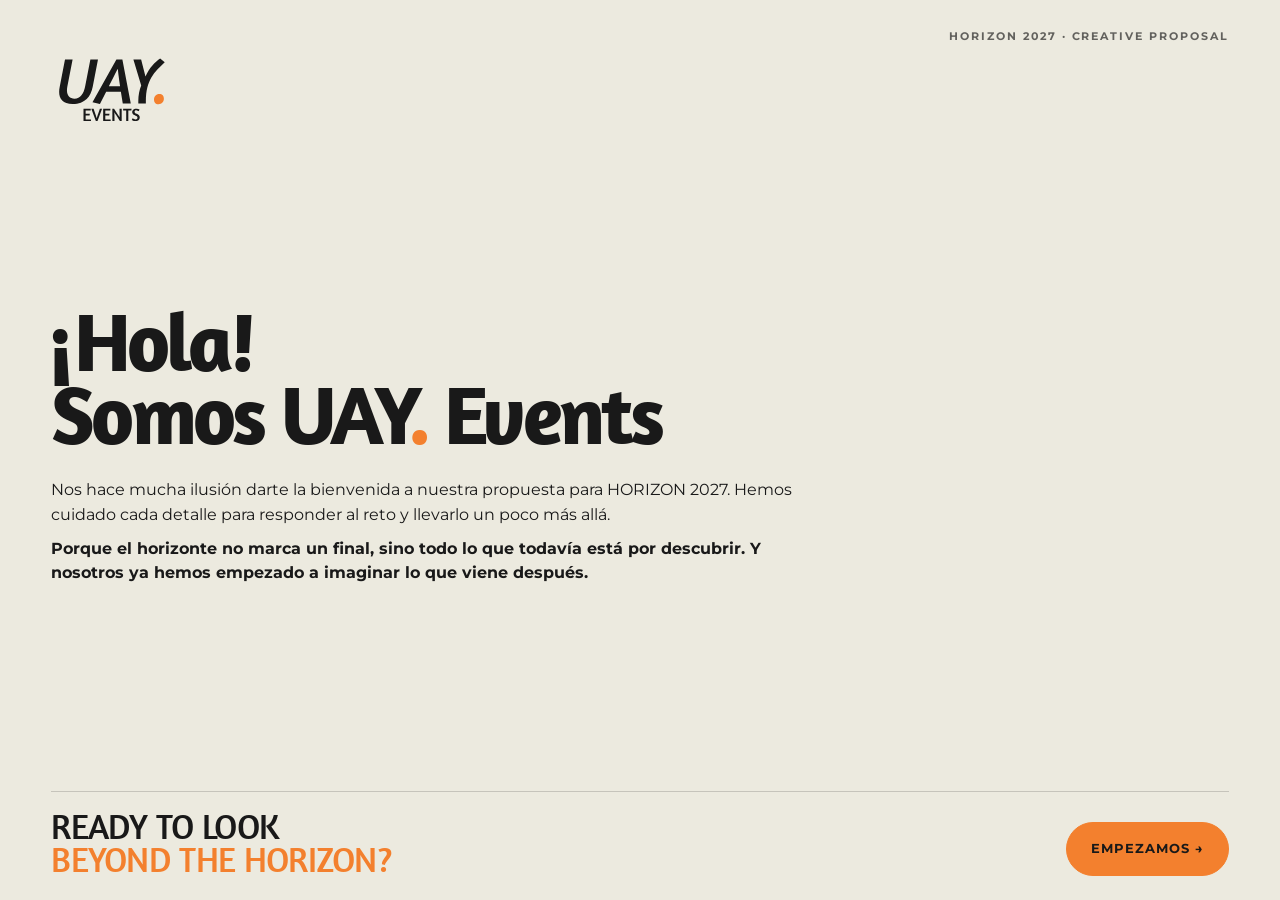
<file: index.html>
<!DOCTYPE html>
<html lang="es">
<head>
  <meta charset="UTF-8">
  <meta name="viewport" content="width=device-width, initial-scale=1.0">

  <title>Horizon 2027 · UAY Events</title>

  <link
    rel="icon"
    type="image/svg+xml"
    href="assets/images/favicon-UAY-Events.svg"
  >

  <link rel="stylesheet" href="css/styles.css">

  <style>

    /* =========================================================
       LANDING
    ========================================================= */

    .landing {
      width: 100%;
      height: 100vh;
      height: 100svh;

      background: var(--alabaster);

      overflow: hidden;

      display: flex;
    }


    .landing__inner {
      width: min(
        calc(100% - (var(--pad) * 2)),
        var(--max)
      );

      height: 100%;

      margin: 0 auto;

      padding: 28px 0 24px;

      display: grid;

      grid-template-rows:
        auto
        minmax(0, 1fr)
        auto;
    }


    /* =========================================================
       CABECERA
    ========================================================= */

    .landing__top {
      display: flex;
      justify-content: space-between;
      align-items: center;

      gap: 30px;
    }


    .landing__brand {
      display: flex;
      align-items: center;
    }


    .landing__brand img {
      display: block;

      width: 120px;
      height: auto;
    }


    .landing__meta {
      font-size: .68rem;

      text-transform: uppercase;

      letter-spacing: .18em;

      font-weight: 700;

      opacity: .65;

      white-space: nowrap;
    }


    /* =========================================================
       CONTENIDO
    ========================================================= */

    .landing__content {
      display: flex;
      flex-direction: column;

      justify-content: center;

      max-width: 1000px;

      padding: 30px 0;
    }


    .landing__hello {
      font-family: "Amaranth", sans-serif;

      font-size: clamp(
        3.4rem,
        6.5vw,
        6.8rem
      );

      line-height: .88;

      letter-spacing: -.045em;

      margin: 0 0 28px;
    }


    .landing__hello span {
      color: var(--orange);
    }


    .landing__copy {
      max-width: 760px;
    }


    .landing__copy p {
      margin: 0;

      font-size: clamp(
        .98rem,
        1.25vw,
        1.2rem
      );

      line-height: 1.52;
    }


    .landing__copy p + p {
      margin-top: 10px;
    }


    /* =========================================================
       CTA
    ========================================================= */

    .landing__bottom {
      border-top: 1px solid rgba(25, 25, 25, .18);

      padding-top: 18px;

      display: grid;

      grid-template-columns:
        minmax(0, 1fr)
        auto;

      align-items: end;

      gap: 40px;
    }


    .landing__question {
      font-family: "Amaranth", sans-serif;

      font-size: clamp(
        1.65rem,
        2.7vw,
        3rem
      );

      line-height: .95;

      letter-spacing: -.02em;

      margin: 0;
    }


    .landing__question span {
      color: var(--orange);
    }


    .landing__bottom .btn {
      white-space: nowrap;
    }


    /* =========================================================
       PORTÁTILES CON POCA ALTURA
    ========================================================= */

    @media
    (max-height: 760px)
    and
    (min-width: 801px) {

      .landing__inner {
        padding-top: 20px;
        padding-bottom: 18px;
      }


      .landing__brand img {
        width: 105px;
      }


      .landing__content {
        padding: 20px 0;
      }


      .landing__hello {
        font-size: clamp(
          3rem,
          5.5vw,
          5.2rem
        );

        margin-bottom: 20px;
      }


      .landing__copy p {
        font-size: .98rem;

        line-height: 1.42;
      }


      .landing__bottom {
        padding-top: 14px;
      }


      .landing__question {
        font-size: clamp(
          1.5rem,
          2.4vw,
          2.5rem
        );
      }

    }


    /* =========================================================
       MÓVIL
    ========================================================= */

    @media (max-width: 800px) {

      .landing {
        min-height: 100svh;
        height: auto;

        overflow: visible;
      }


      .landing__inner {
        min-height: 100svh;

        padding:
          22px
          0
          24px;

        grid-template-rows:
          auto
          1fr
          auto;
      }


      .landing__top {
        align-items: flex-start;
      }


      .landing__brand img {
        width: 100px;
      }


      .landing__meta {
        font-size: .57rem;

        max-width: 150px;

        white-space: normal;

        text-align: right;

        line-height: 1.4;
      }


      .landing__content {
        justify-content: center;

        padding: 45px 0 35px;
      }


      .landing__hello {
        font-size: clamp(
          3.1rem,
          15vw,
          5rem
        );

        margin-bottom: 24px;
      }


      .landing__copy p {
        font-size: .98rem;

        line-height: 1.5;
      }


      .landing__bottom {
        grid-template-columns: 1fr;

        gap: 20px;

        align-items: flex-start;

        padding-top: 20px;
      }


      .landing__question {
        font-size: clamp(
          1.7rem,
          8vw,
          2.4rem
        );
      }


      .landing__bottom .btn {
        width: 100%;

        justify-content: center;
      }

    }


    /* =========================================================
       MÓVILES MUY BAJOS
    ========================================================= */

    @media
    (max-width: 800px)
    and
    (max-height: 700px) {

      .landing__content {
        padding: 30px 0 25px;
      }


      .landing__hello {
        font-size: 3rem;

        margin-bottom: 18px;
      }


      .landing__copy p {
        font-size: .9rem;

        line-height: 1.42;
      }


      .landing__question {
        font-size: 1.65rem;
      }

    }

  </style>

</head>


<body>


  <main class="landing">


    <div class="landing__inner">


      <!-- CABECERA -->

      <header class="landing__top">


        <a
          class="landing__brand"
          href="home.html"
          aria-label="UAY Events"
        >

          <img
            src="assets/images/Logo-UAY-Events.svg"
            alt="UAY Events"
          >

        </a>


        <div class="landing__meta">

          Horizon 2027 · Creative Proposal

        </div>


      </header>



      <!-- CONTENIDO PRINCIPAL -->

      <section class="landing__content">


        <h1 class="landing__hello">

          ¡Hola!<br>

          Somos UAY<span>.</span> Events

        </h1>


        <div class="landing__copy">


          <p>

            Nos hace mucha ilusión darte la bienvenida
            a nuestra propuesta para HORIZON 2027.
            Hemos cuidado cada detalle para responder al reto y
            llevarlo un poco más allá.

          </p>


          <p>

            <strong>Porque el horizonte no marca un final,
            sino todo lo que todavía está por descubrir.
            Y nosotros ya hemos empezado a imaginar
            lo que viene después.</strong>

          </p>


        </div>


      </section>



      <!-- CTA -->

      <footer class="landing__bottom">


        <p class="landing__question">

          READY TO LOOK<br>

          <span>
            BEYOND THE HORIZON?
          </span>

        </p>


        <a
          class="btn btn--orange"
          href="home.html"
        >

          Empezamos →

        </a>


      </footer>


    </div>


  </main>


</body>
</html>
</file>
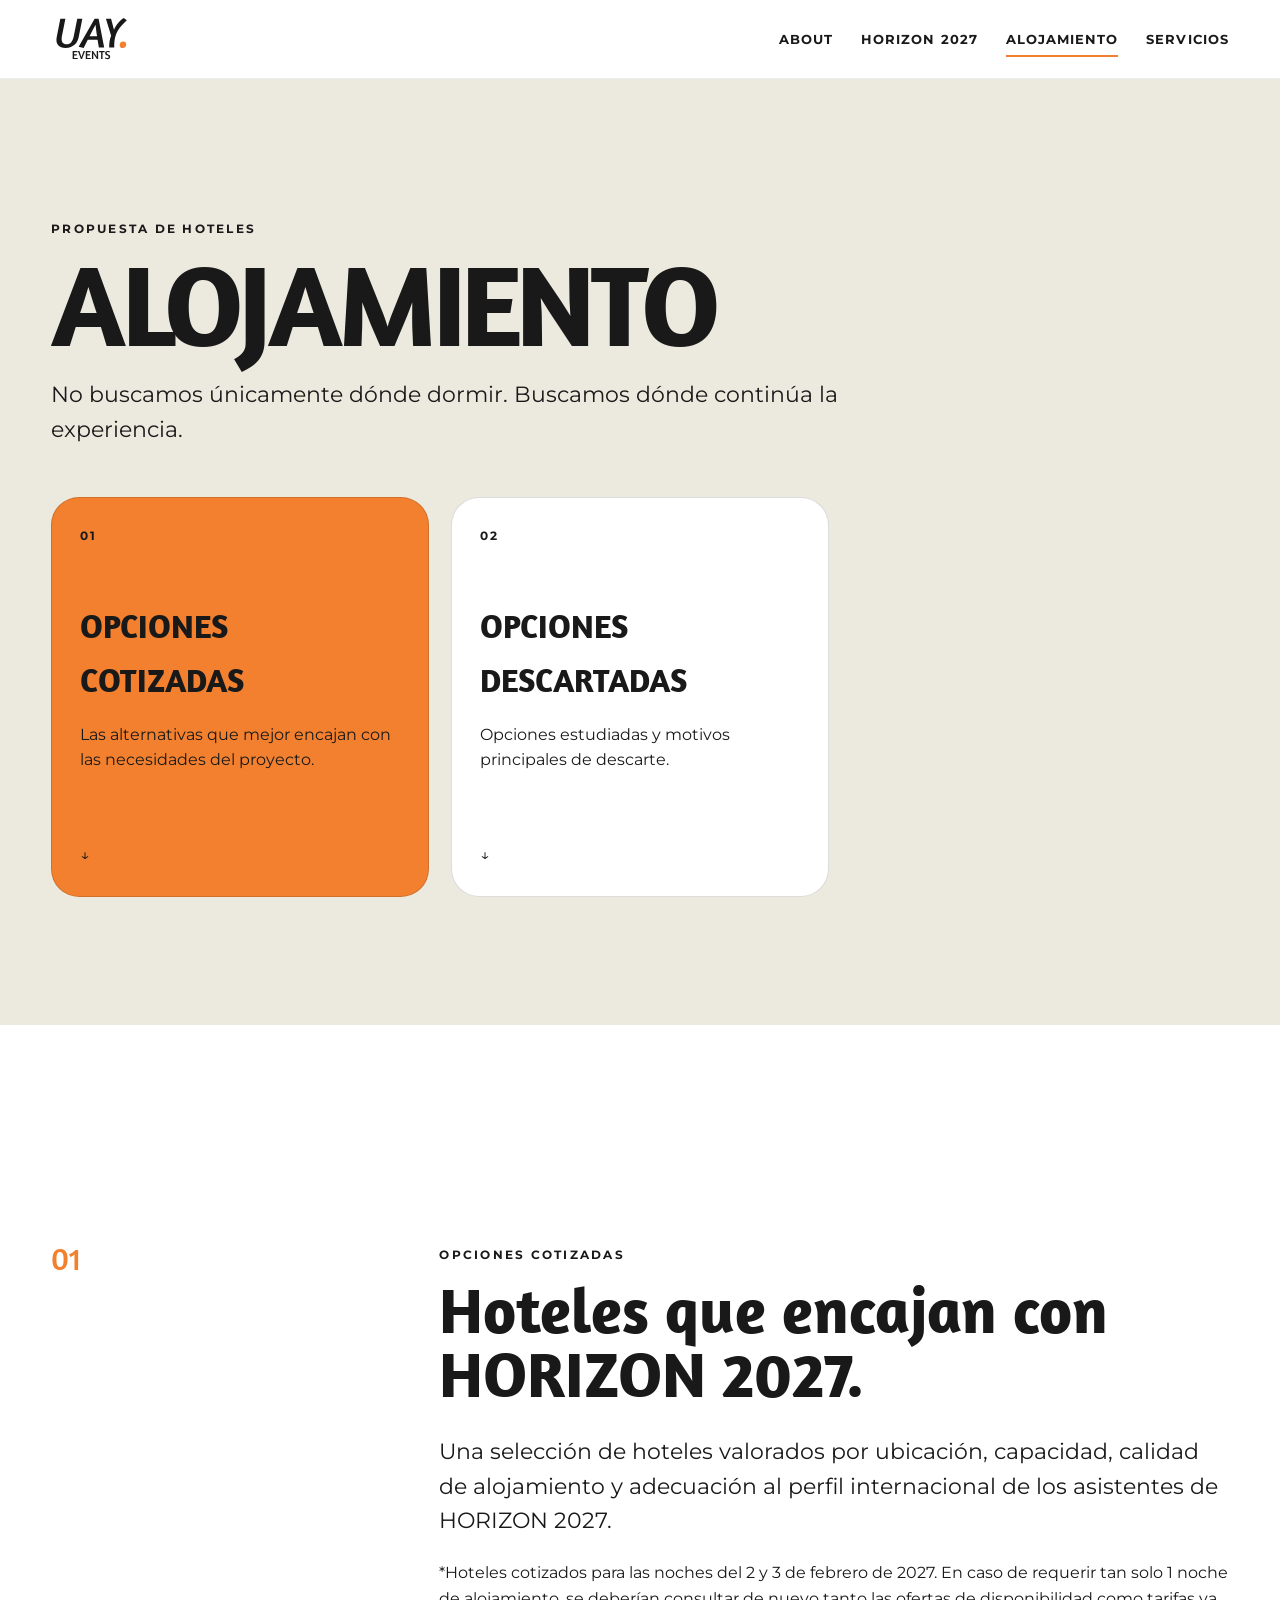
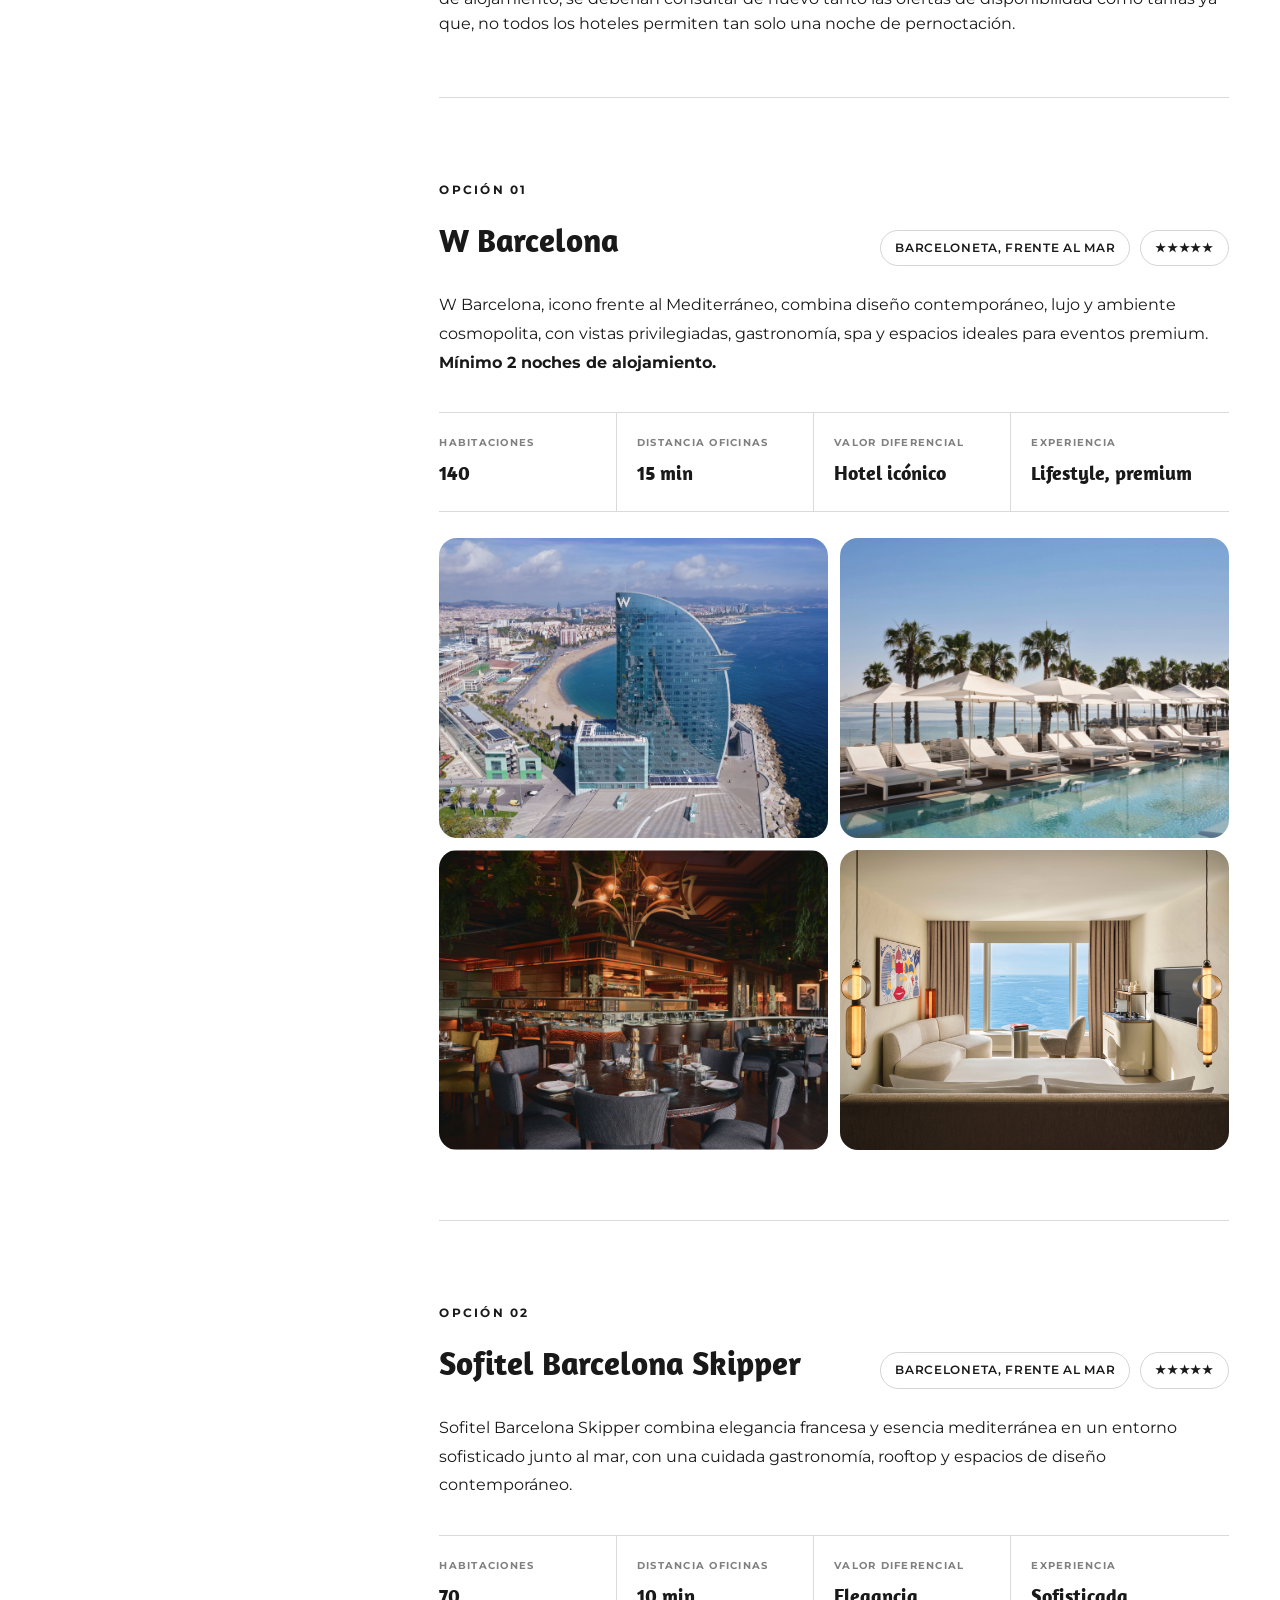
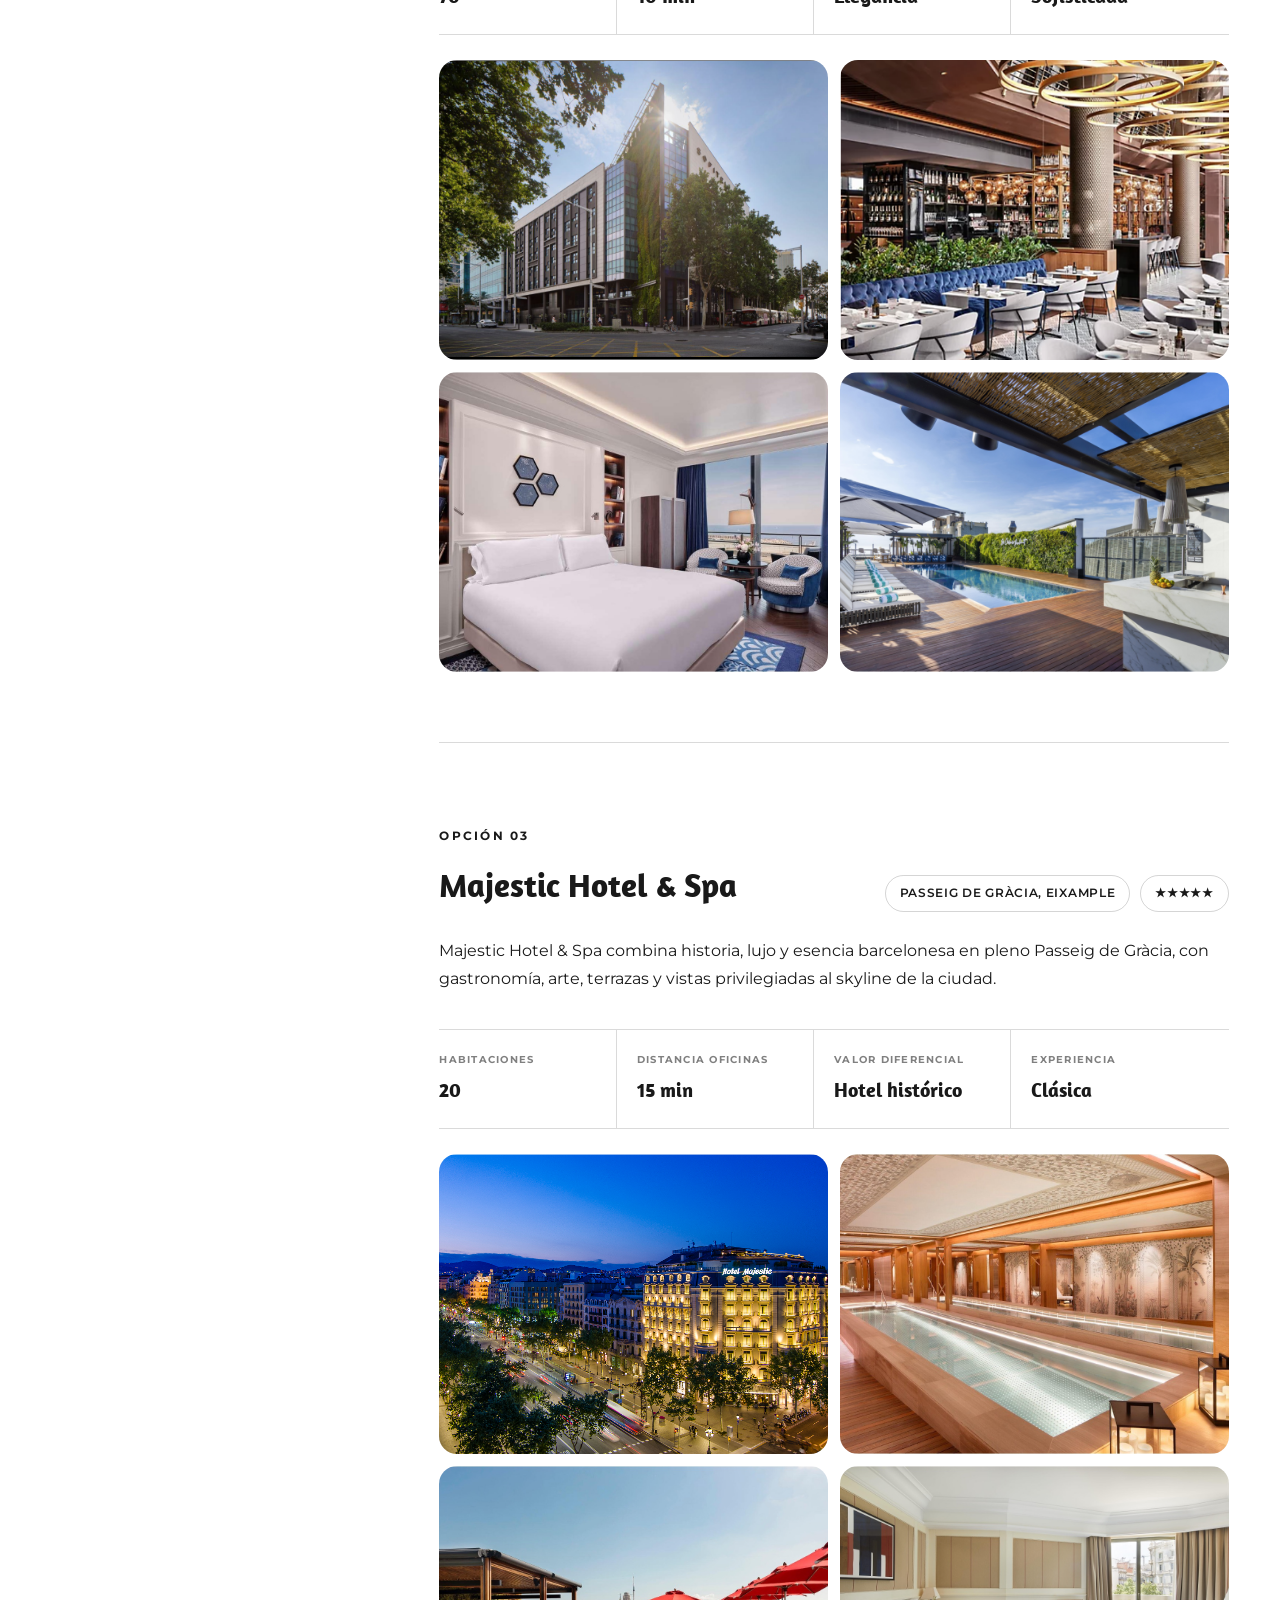
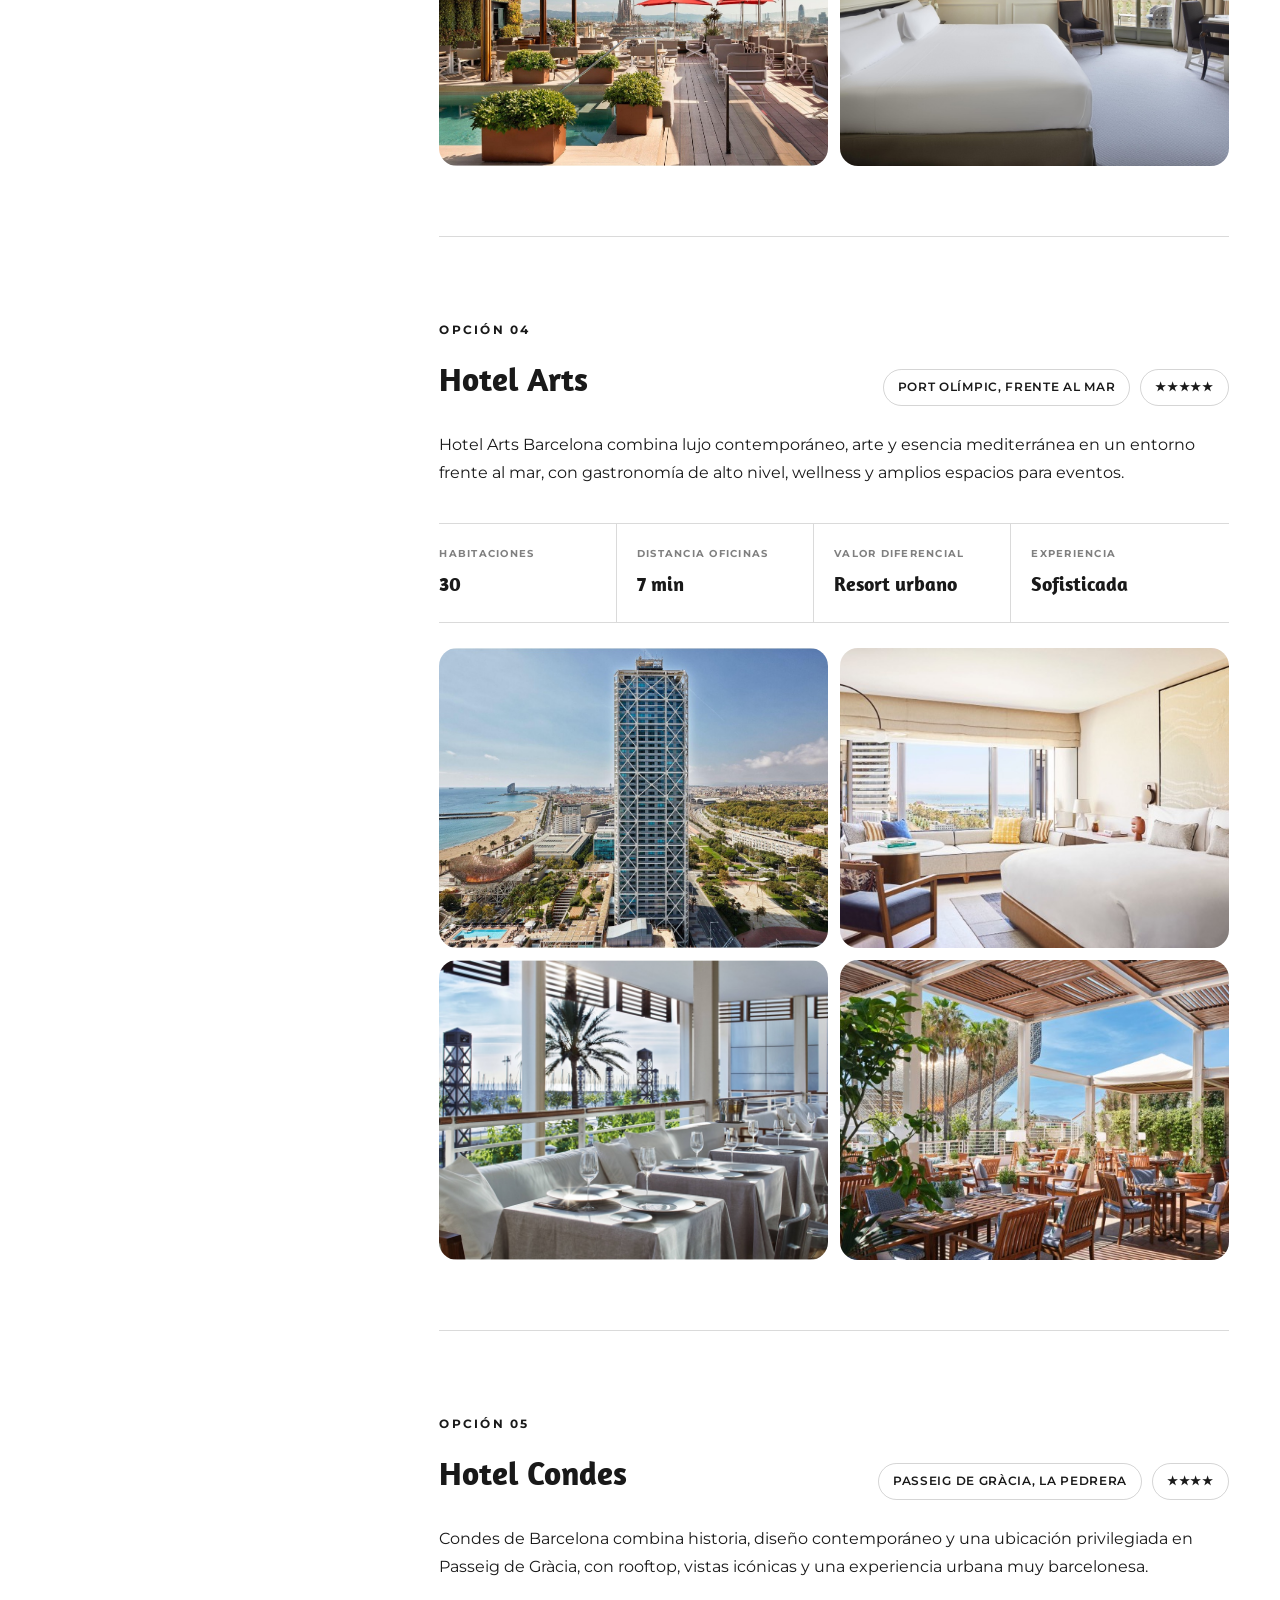
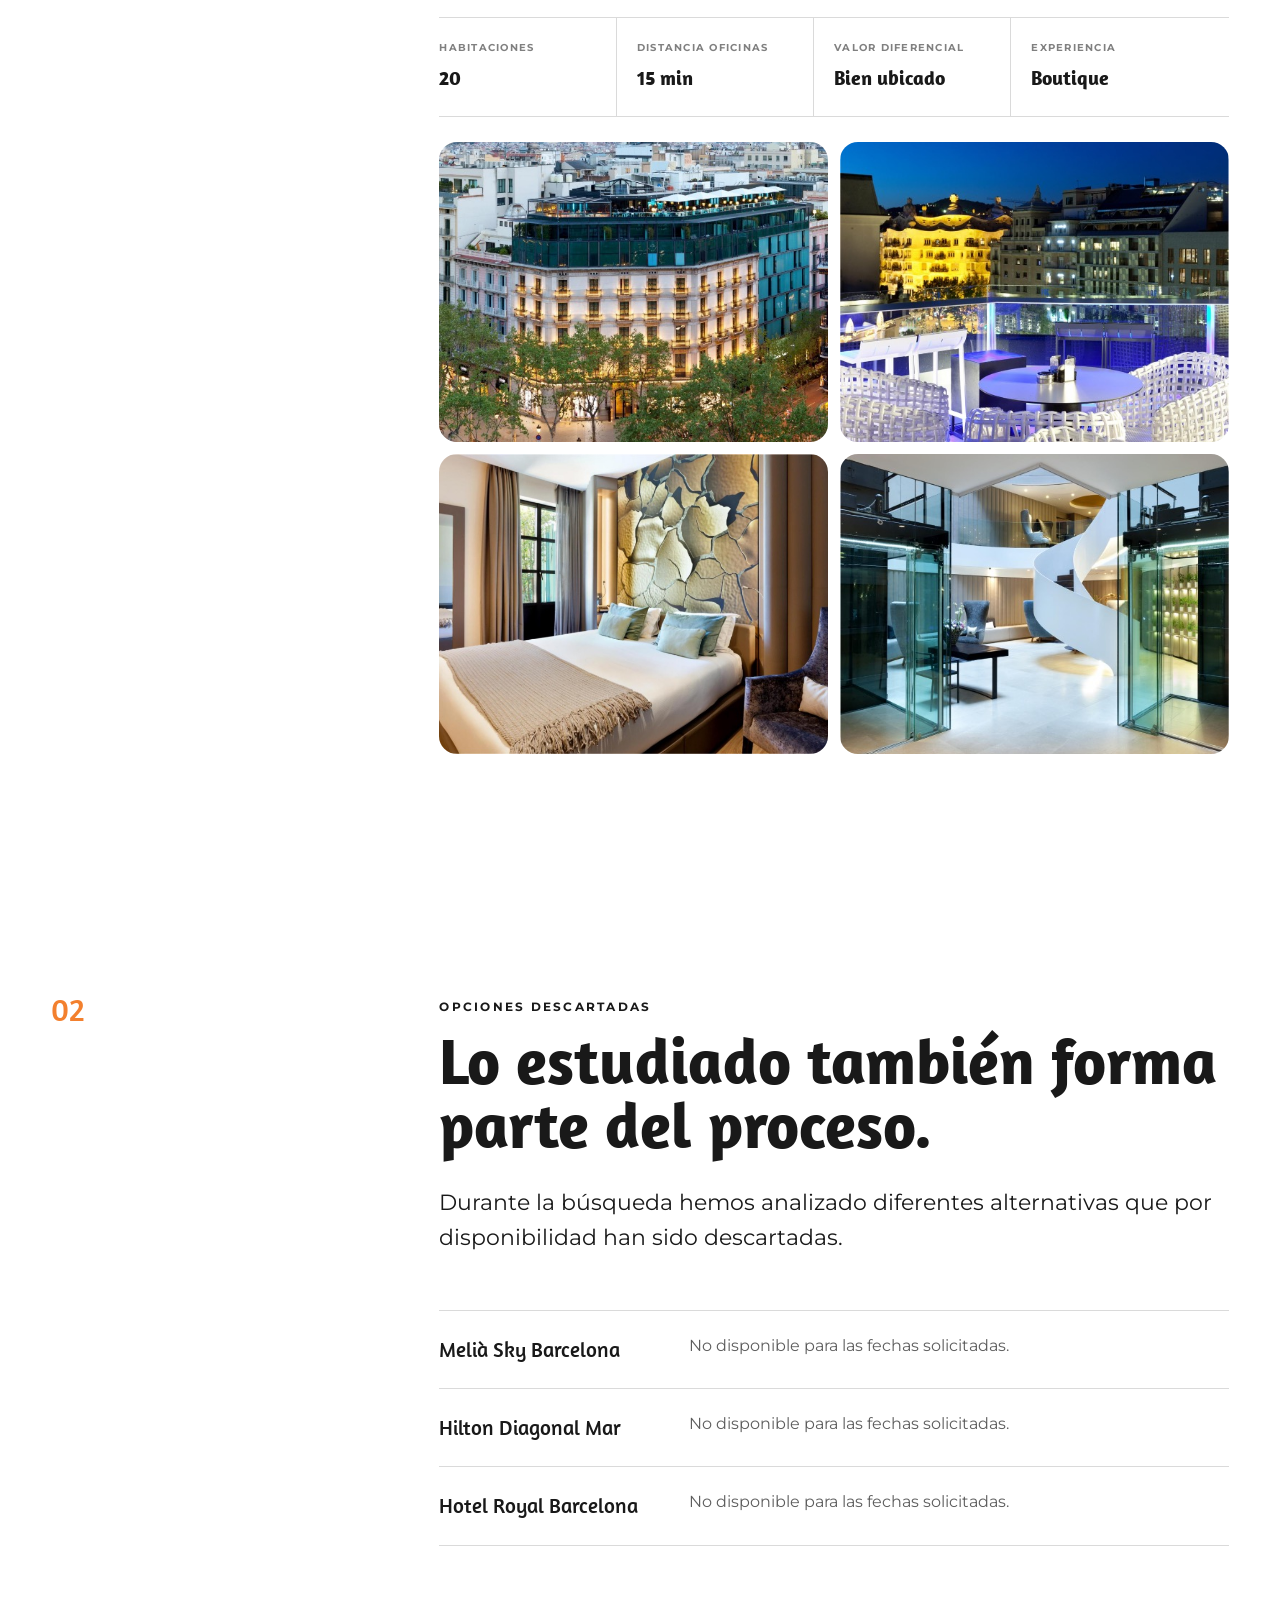
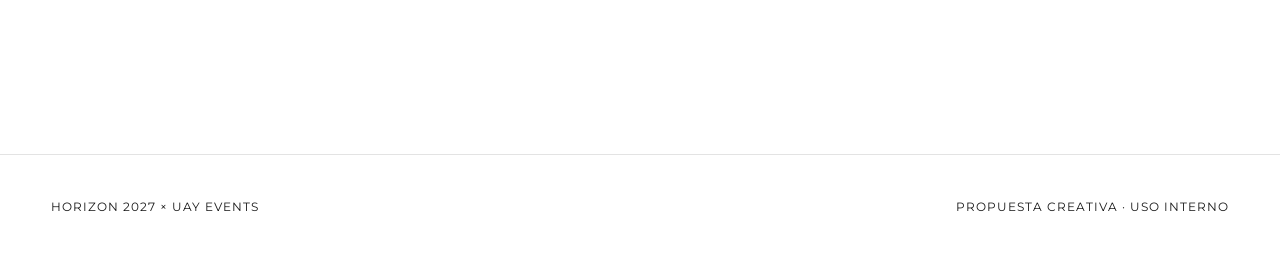
<file: alojamiento.html>
<!DOCTYPE html>
<html lang="es">
<head>
  <meta charset="UTF-8">
  <meta name="viewport" content="width=device-width, initial-scale=1.0">
  <title>Alojamiento · Horizon 2027</title>
  <link rel="icon" type="image/svg+xml" href="assets/images/favicon-UAY-Events.svg">
  <link rel="stylesheet" href="css/styles.css">
</head>

<body>

<header class="header">
  <nav class="nav">
    <a class="brand" href="home.html">
      <img src="assets/images/Logo-UAY-Events.svg" alt="UAY Events">
    </a>

    <button class="nav__toggle" aria-label="Abrir menú">☰</button>

    <div class="nav__links">
      <a href="about.html">About</a>
      <a href="horizon.html">Horizon 2027</a>
      <a href="alojamiento.html" class="active">Alojamiento</a>
      <a href="servicios.html">Servicios</a>
    </div>
  </nav>
</header>


<main>

  <!-- HERO -->

  <section class="section section--soft">

    <div class="container">

      <p class="eyebrow">Propuesta de hoteles</p>

      <h1 class="display">
        ALOJAMIENTO
      </h1>

      <p class="lead">
        No buscamos únicamente dónde dormir. Buscamos dónde continúa la experiencia.
      </p>


      <div class="cards">

        <a class="card card--orange reveal" href="#cotizadas">

          <span class="card__number">01</span>

          <div>
            <h3 class="h3">
              OPCIONES<br>
              COTIZADAS
            </h3>

            <p>
              Las alternativas que mejor encajan con las necesidades del proyecto.
            </p>
          </div>

          <span>↓</span>

        </a>


        <a class="card reveal" href="#descartadas">

          <span class="card__number">02</span>

          <div>
            <h3 class="h3">
              OPCIONES<br>
              DESCARTADAS
            </h3>

            <p>
              Opciones estudiadas y motivos principales de descarte.
            </p>
          </div>

          <span>↓</span>

        </a>

      </div>

    </div>

  </section>



  <!-- OPCIONES COTIZADAS -->

  <section class="section">

    <div class="container">

      <section id="cotizadas" class="content-block">

        <div class="content-block__num">
          01
        </div>


        <div>

          <p class="eyebrow">
            Opciones cotizadas
          </p>

          <h2 class="h2">
            Hoteles que encajan con HORIZON 2027.
          </h2>

          <p class="lead">
            Una selección de hoteles valorados por ubicación, capacidad,
            calidad de alojamiento y adecuación al perfil internacional
            de los asistentes de HORIZON 2027.
          </p>

          <p>*Hoteles cotizados para las noches del 2 y 3 de febrero de 2027. ​En caso de requerir tan solo 1 noche de 
            alojamiento, ​se deberían consultar de nuevo tanto las ofertas de disponibilidad como tarifas ya 
            que,​ no todos los hoteles permiten tan solo una noche de pernoctación. ​</p>


          <!-- HOTEL 01 W -->

          <article class="hotel-option">

            <div class="hotel-option__header">

              <div>

                <p class="eyebrow">
                  Opción 01
                </p>

                <h3 class="h3">
                  W Barcelona
                </h3>

              </div>


              <div class="hotel-option__meta">

                <span>Barceloneta, Frente al mar</span>
                <span>★★★★★</span>

              </div>

            </div>


            <p class="hotel-option__description">
              W Barcelona, icono frente al Mediterráneo, combina diseño contemporáneo, lujo y ambiente cosmopolita, con vistas 
              privilegiadas, gastronomía, spa y espacios ideales para eventos premium. <strong>Mínimo 2 noches de alojamiento.</strong>
            </p>

            <div class="hotel-data-grid">

              <div>
                <span class="hotel-data-label">
                  Habitaciones
                </span>

                <strong>
                  140
                </strong>
              </div>


              <div>
                <span class="hotel-data-label">
                  Distancia oficinas
                </span>

                <strong>
                  15 min
                </strong>
              </div>

              <div>
                <span class="hotel-data-label">
                  Valor diferencial
                </span>

                <strong>
                  Hotel icónico
                </strong>
              </div>

              <div>
                <span class="hotel-data-label">
                  Experiencia
                </span>

                <strong>
                  Lifestyle, premium
                </strong>
              </div>

            </div>

            <br>

                        <!-- GALERÍA 4 FOTOS -->

            <div class="hotel-gallery">

              <img
                src="assets/images/alojamiento/w-01.png"
                alt="W Barcelona"
                loading="lazy"
              >

              <img
                src="assets/images/alojamiento/w-02.png"
                alt="W Barcelona"
                loading="lazy"
              >

              <img
                src="assets/images/alojamiento/w-03.png"
                alt="W Barcelona"
                loading="lazy"
              >

              <img
                src="assets/images/alojamiento/w-04.png"
                alt="W Barcelona"
                loading="lazy"
              >

            </div>

          </article>



          <!-- HOTEL 02 Sofitel -->

          <article class="hotel-option">

            <div class="hotel-option__header">

              <div>

                <p class="eyebrow">
                  Opción 02
                </p>

                <h3 class="h3">
                  Sofitel Barcelona Skipper
                </h3>

              </div>


              <div class="hotel-option__meta">

                <span>Barceloneta, Frente al mar</span>
                <span>★★★★★</span>

              </div>

            </div>


            <p class="hotel-option__description">
              Sofitel Barcelona Skipper combina elegancia francesa y esencia mediterránea en un entorno sofisticado 
              junto al mar, con una cuidada gastronomía, rooftop y espacios de diseño contemporáneo.
            </p>

            <div class="hotel-data-grid">

              <div>
                <span class="hotel-data-label">
                  Habitaciones
                </span>

                <strong>
                  70
                </strong>
              </div>


              <div>
                <span class="hotel-data-label">
                  Distancia oficinas
                </span>

                <strong>
                  10 min
                </strong>
              </div>

              <div>
                <span class="hotel-data-label">
                  Valor diferencial
                </span>

                <strong>
                  Elegancia
                </strong>
              </div>

              <div>
                <span class="hotel-data-label">
                  Experiencia
                </span>

                <strong>
                  Sofisticada
                </strong>
              </div>

            </div>

            <br>

                        <!-- GALERÍA 4 FOTOS -->

            <div class="hotel-gallery">

              <img
                src="assets/images/alojamiento/sofitel-01.png"
                alt="Sofitel Barcelona Skipper"
                loading="lazy"
              >

              <img
                src="assets/images/alojamiento/sofitel-02.png"
                alt="Sofitel Barcelona Skipper"
                loading="lazy"
              >

              <img
                src="assets/images/alojamiento/sofitel-03.jpg"
                alt="Sofitel Barcelona Skipper"
                loading="lazy"
              >

              <img
                src="assets/images/alojamiento/sofitel-04.png"
                alt="Sofitel Barcelona Skipper"
                loading="lazy"
              >

            </div>

          </article>

          <!-- HOTEL 03 Majestic -->

          <article class="hotel-option">

            <div class="hotel-option__header">

              <div>

                <p class="eyebrow">
                  Opción 03
                </p>

                <h3 class="h3">
                  Majestic Hotel & Spa
                </h3>

              </div>


              <div class="hotel-option__meta">

                <span>Passeig de Gràcia, Eixample</span>
                <span>★★★★★</span>

              </div>

            </div>


            <p class="hotel-option__description">
              Majestic Hotel & Spa combina historia, lujo y esencia barcelonesa en pleno Passeig de Gràcia, con gastronomía, 
              arte, terrazas y vistas privilegiadas al skyline de la ciudad.
            </p>

            <div class="hotel-data-grid">

              <div>
                <span class="hotel-data-label">
                  Habitaciones
                </span>

                <strong>
                  20
                </strong>
              </div>


              <div>
                <span class="hotel-data-label">
                  Distancia oficinas
                </span>

                <strong>
                  15 min
                </strong>
              </div>

              <div>
                <span class="hotel-data-label">
                  Valor diferencial
                </span>

                <strong>
                  Hotel histórico
                </strong>
              </div>

              <div>
                <span class="hotel-data-label">
                  Experiencia
                </span>

                <strong>
                  Clásica
                </strong>
              </div>

            </div>

            <br>

                        <!-- GALERÍA 4 FOTOS -->

            <div class="hotel-gallery">

              <img
                src="assets/images/alojamiento/majestic-01.png"
                alt="Majestic Hotel & Spa"
                loading="lazy"
              >

              <img
                src="assets/images/alojamiento/majestic-02.jpg"
                alt="Majestic Hotel & Spa"
                loading="lazy"
              >

              <img
                src="assets/images/alojamiento/majestic-03.jpg"
                alt="Majestic Hotel & Spa"
                loading="lazy"
              >

              <img
                src="assets/images/alojamiento/majestic-04.jpg"
                alt="Majestic Hotel & Spa"
                loading="lazy"
              >

            </div>

          </article>

          <!-- HOTEL 04 Arts -->

          <article class="hotel-option">

            <div class="hotel-option__header">

              <div>

                <p class="eyebrow">
                  Opción 04
                </p>

                <h3 class="h3">
                  Hotel Arts
                </h3>

              </div>


              <div class="hotel-option__meta">

                <span>Port Olímpic, frente al mar</span>
                <span>★★★★★</span>

              </div>

            </div>


            <p class="hotel-option__description">
              Hotel Arts Barcelona combina lujo contemporáneo, arte y esencia mediterránea en un entorno frente al mar, 
              con gastronomía de alto nivel, wellness y amplios espacios para eventos.
            </p>

            <div class="hotel-data-grid">

              <div>
                <span class="hotel-data-label">
                  Habitaciones
                </span>

                <strong>
                  30
                </strong>
              </div>


              <div>
                <span class="hotel-data-label">
                  Distancia oficinas
                </span>

                <strong>
                  7 min
                </strong>
              </div>

              <div>
                <span class="hotel-data-label">
                  Valor diferencial
                </span>

                <strong>
                  Resort urbano
                </strong>
              </div>

              <div>
                <span class="hotel-data-label">
                  Experiencia
                </span>

                <strong>
                  Sofisticada
                </strong>
              </div>

            </div>

            <br>

                        <!-- GALERÍA 4 FOTOS -->

            <div class="hotel-gallery">

              <img
                src="assets/images/alojamiento/arts-01.jpg"
                alt="Hotel Arts"
                loading="lazy"
              >

              <img
                src="assets/images/alojamiento/arts-02.jpg"
                alt="Hotel Arts"
                loading="lazy"
              >

              <img
                src="assets/images/alojamiento/arts-03.jpg"
                alt="Hotel Arts"
                loading="lazy"
              >

              <img
                src="assets/images/alojamiento/arts-04.jpg"
                alt="Hotel Arts"
                loading="lazy"
              >

            </div>

          </article>

          <!-- HOTEL 05 Condes -->

          <article class="hotel-option">

            <div class="hotel-option__header">

              <div>

                <p class="eyebrow">
                  Opción 05
                </p>

                <h3 class="h3">
                  Hotel Condes
                </h3>

              </div>


              <div class="hotel-option__meta">

                <span>Passeig de Gràcia, La Pedrera</span>
                <span>★★★★</span>

              </div>

            </div>


            <p class="hotel-option__description">
              Condes de Barcelona combina historia, diseño contemporáneo y una ubicación privilegiada en Passeig de Gràcia, 
              con rooftop, vistas icónicas y una experiencia urbana muy barcelonesa.
            </p>

            <div class="hotel-data-grid">

              <div>
                <span class="hotel-data-label">
                  Habitaciones
                </span>

                <strong>
                  20
                </strong>
              </div>


              <div>
                <span class="hotel-data-label">
                  Distancia oficinas
                </span>

                <strong>
                  15 min
                </strong>
              </div>

              <div>
                <span class="hotel-data-label">
                  Valor diferencial
                </span>

                <strong>
                  Bien ubicado
                </strong>
              </div>

              <div>
                <span class="hotel-data-label">
                  Experiencia
                </span>

                <strong>
                  Boutique
                </strong>
              </div>

            </div>

            <br>

                        <!-- GALERÍA 4 FOTOS -->

            <div class="hotel-gallery">

              <img
                src="assets/images/alojamiento/condes-01.jpg"
                alt="Hotel Condes"
                loading="lazy"
              >

              <img
                src="assets/images/alojamiento/condes-02.jpg"
                alt="Hotel Condes"
                loading="lazy"
              >

              <img
                src="assets/images/alojamiento/condes-03.jpg"
                alt="Hotel Condes"
                loading="lazy"
              >

              <img
                src="assets/images/alojamiento/condes-04.jpg"
                alt="Hotel Condes"
                loading="lazy"
              >

            </div>

          </article>

        </div>

      </section>



      <!-- OPCIONES DESCARTADAS -->

      <section id="descartadas" class="content-block">

        <div class="content-block__num">
          02
        </div>


        <div>

          <p class="eyebrow">
            Opciones descartadas
          </p>

          <h2 class="h2">
            Lo estudiado también forma parte del proceso.
          </h2>

          <p class="lead">
            Durante la búsqueda hemos analizado diferentes alternativas que por
            disponibilidad han sido descartadas.
          </p>


          <div class="discarded-hotels">

            <div class="discarded-hotel">

              <span>
                Melià Sky Barcelona
              </span>

              <p>
                No disponible para las fechas solicitadas.
              </p>

            </div>


            <div class="discarded-hotel">

              <span>
                Hilton Diagonal Mar
              </span>

              <p>
                No disponible para las fechas solicitadas.
              </p>

            </div>


            <div class="discarded-hotel">

              <span>
                Hotel Royal Barcelona
              </span>

              <p>
                No disponible para las fechas solicitadas.
              </p>

            </div>

          </div>

        </div>

      </section>

    </div>

  </section>

</main>



<footer class="footer">

  <div class="footer__inner">

    <span>
      HORIZON 2027 × UAY EVENTS
    </span>

    <span>
      Propuesta creativa · Uso interno
    </span>

  </div>

</footer>


<script src="js/main.js"></script>

</body>
</html>
</file>
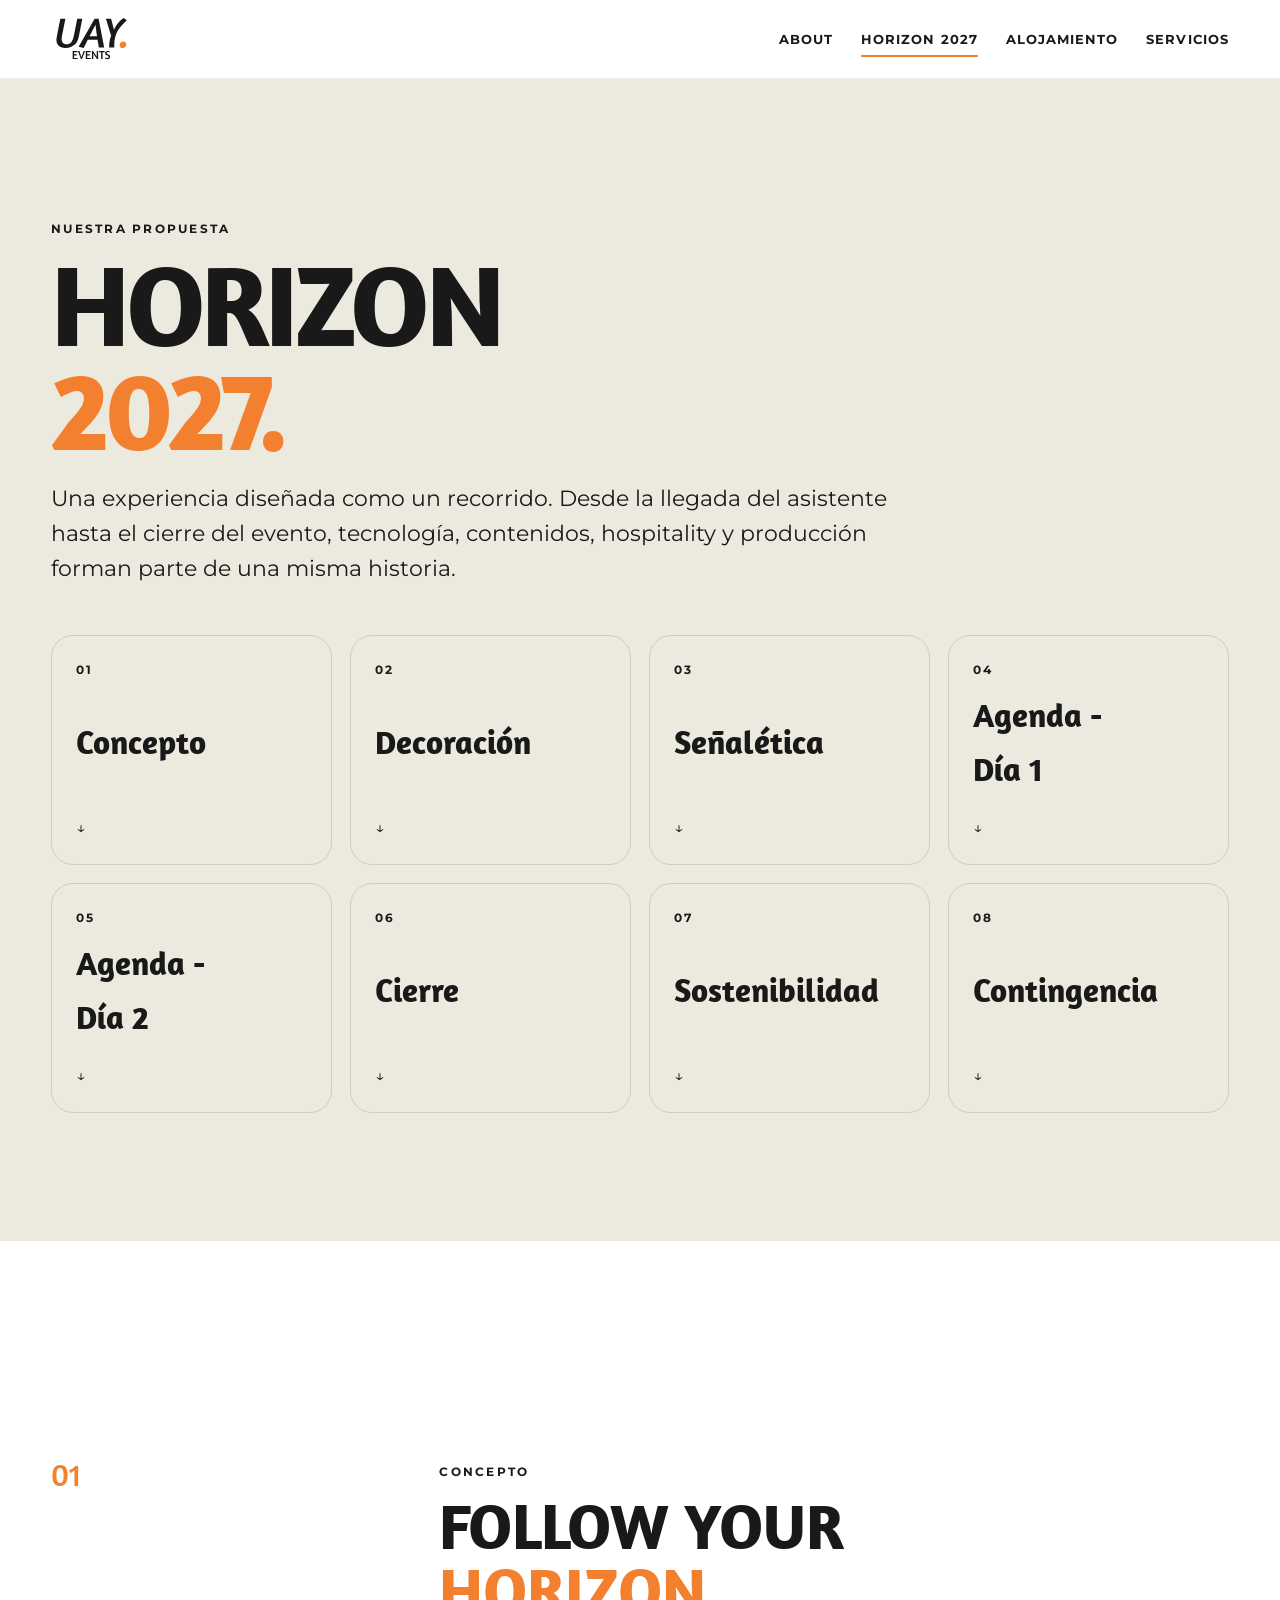
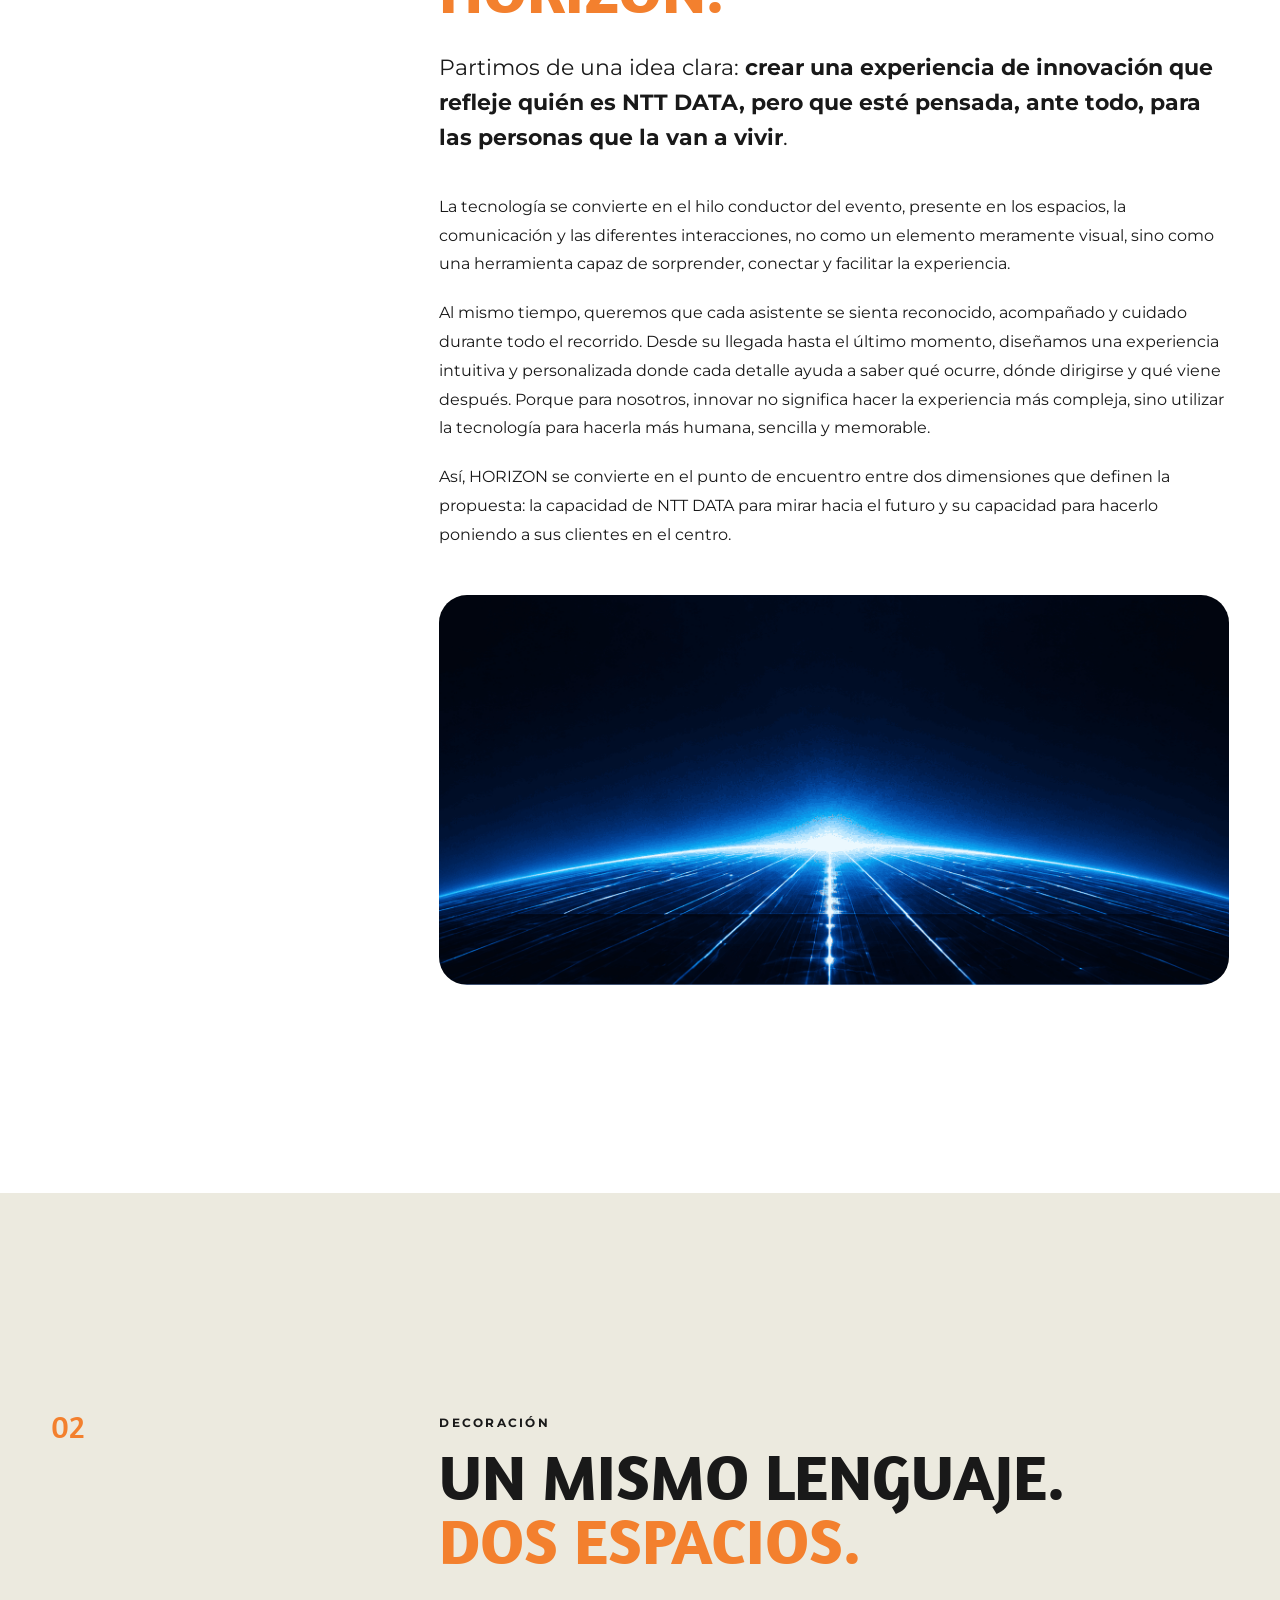
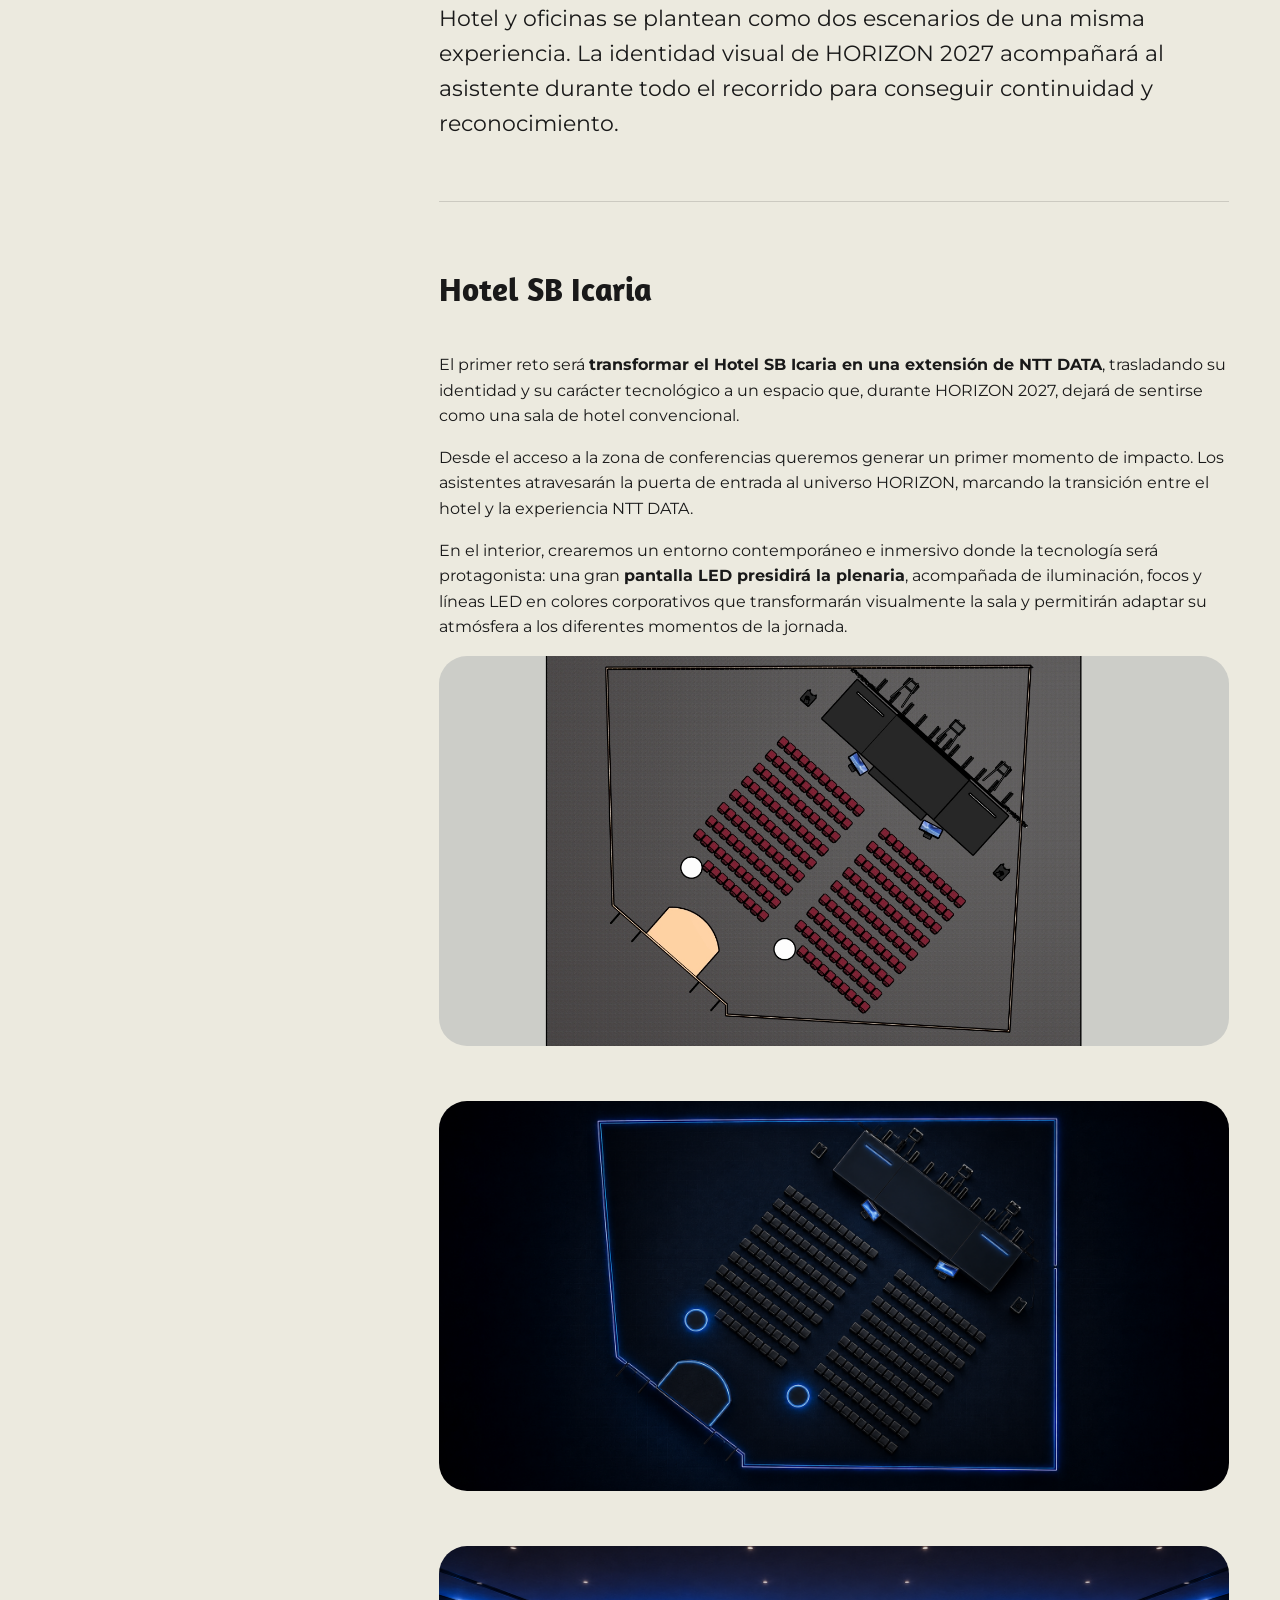
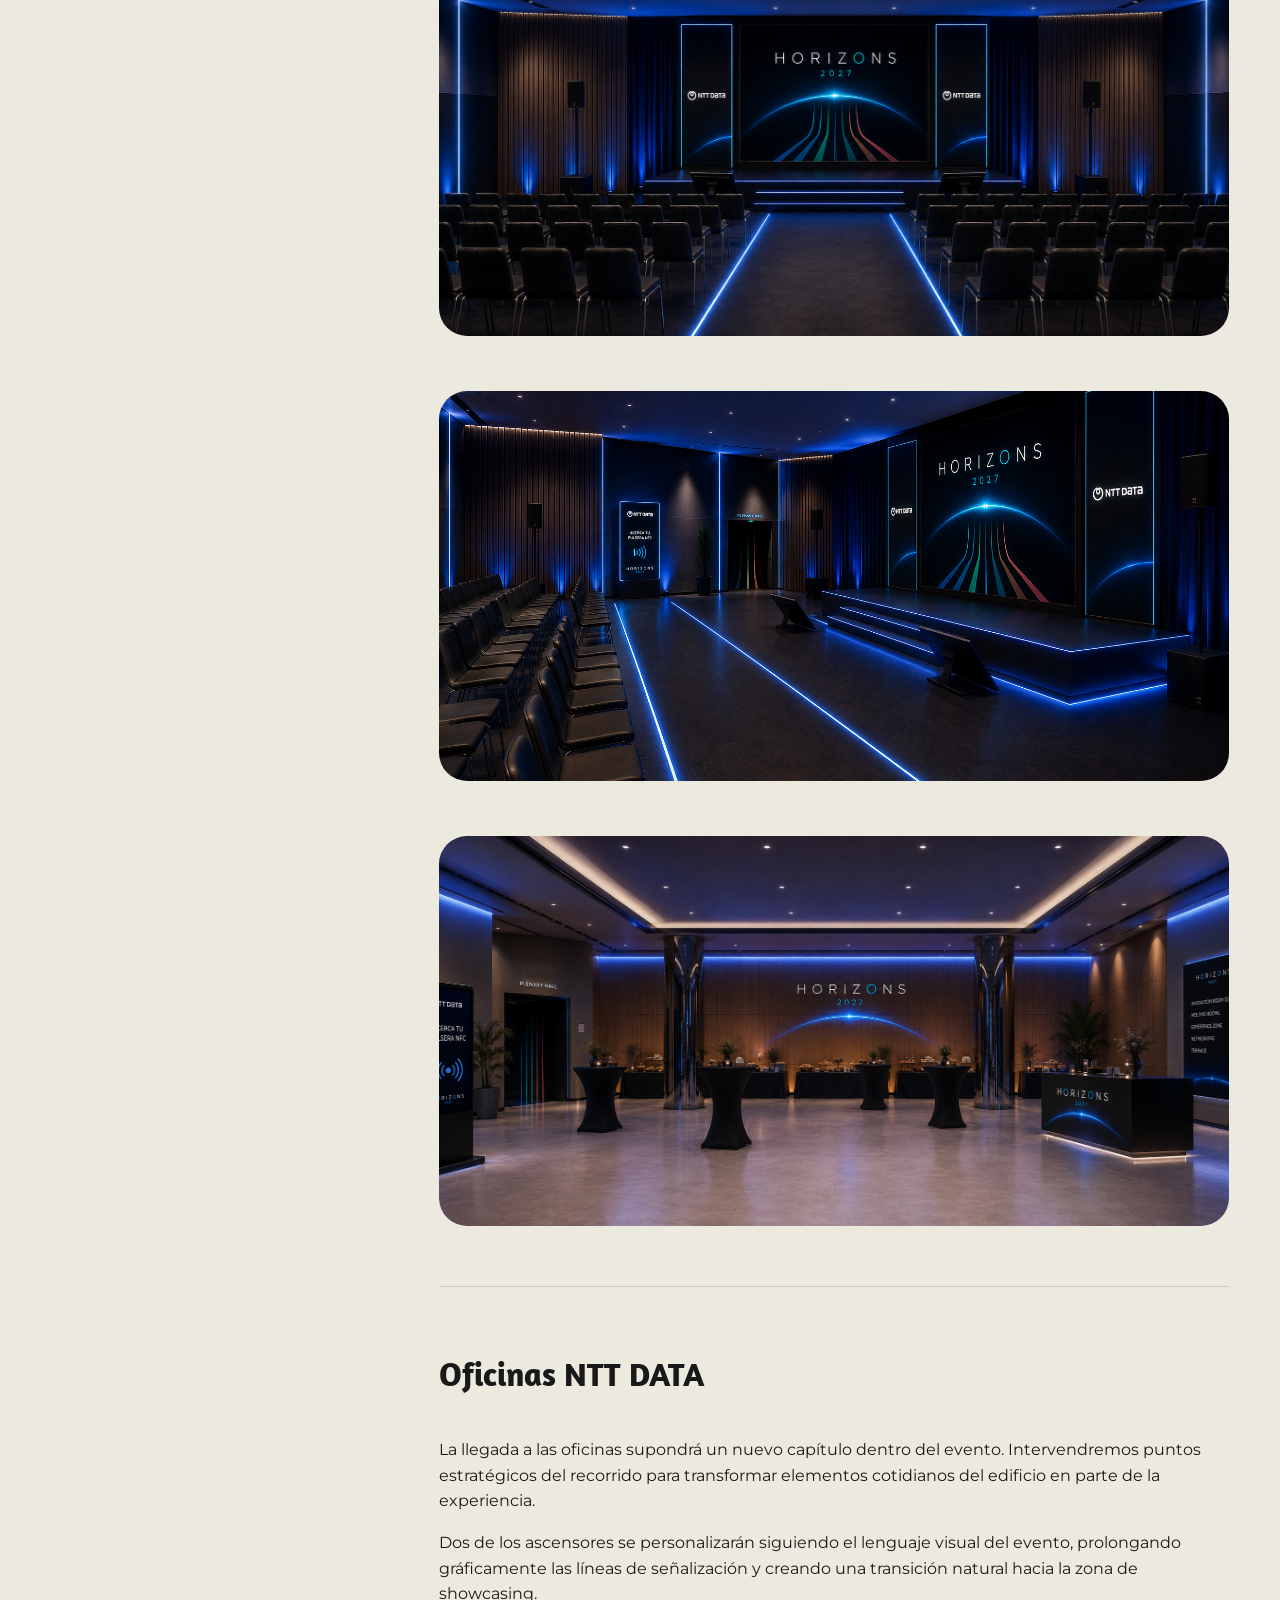
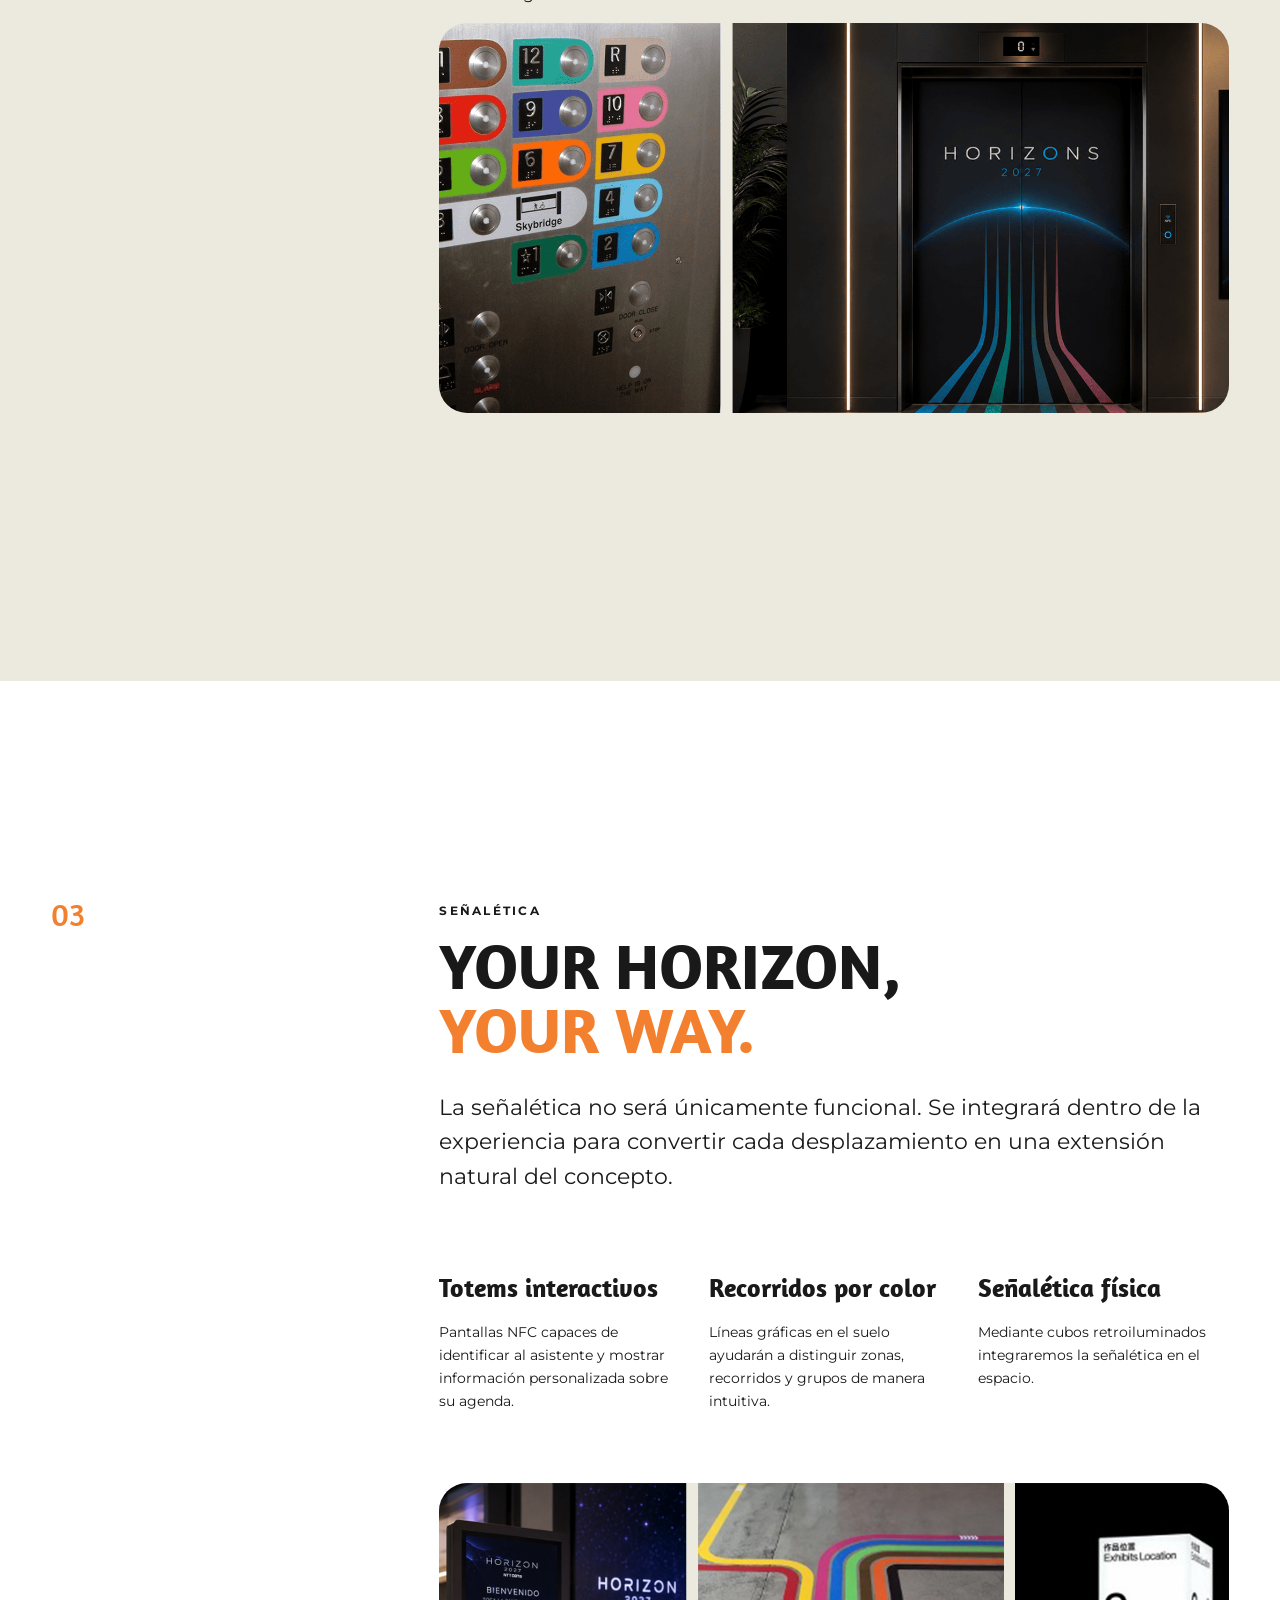
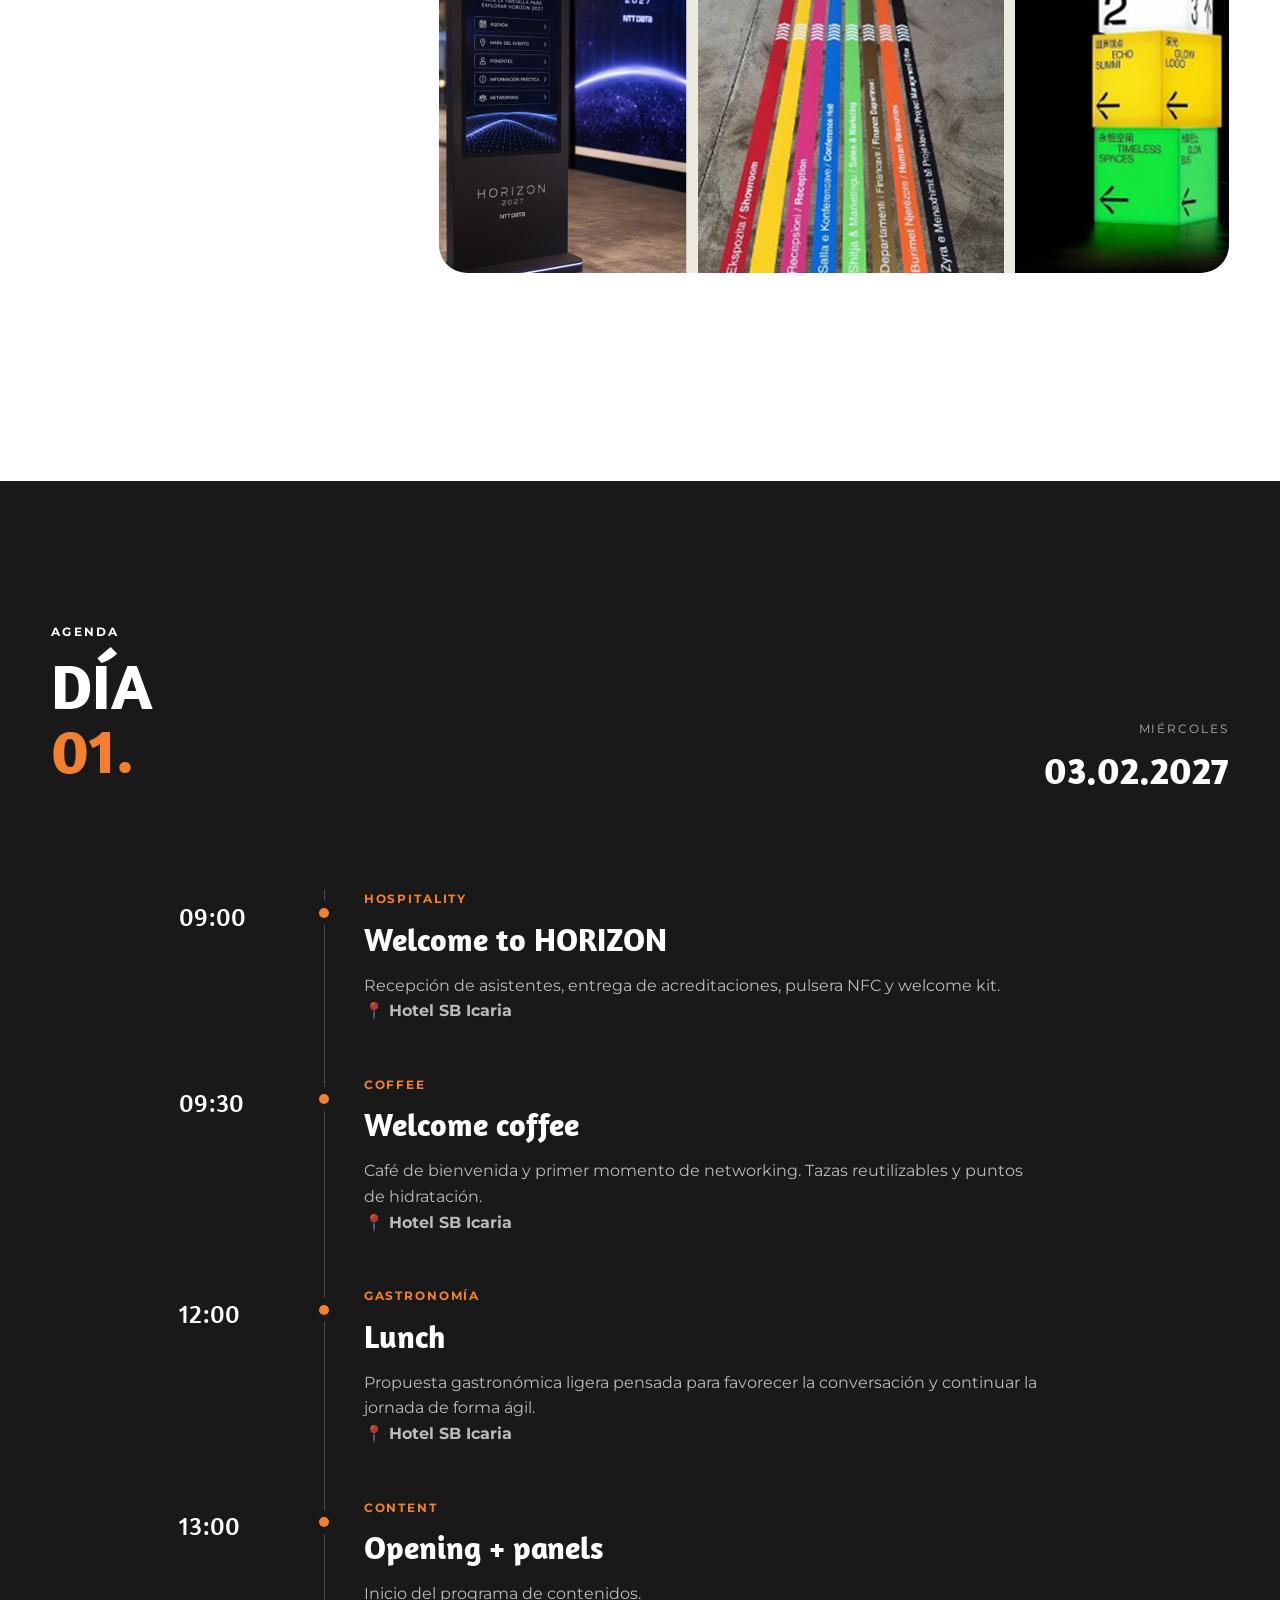
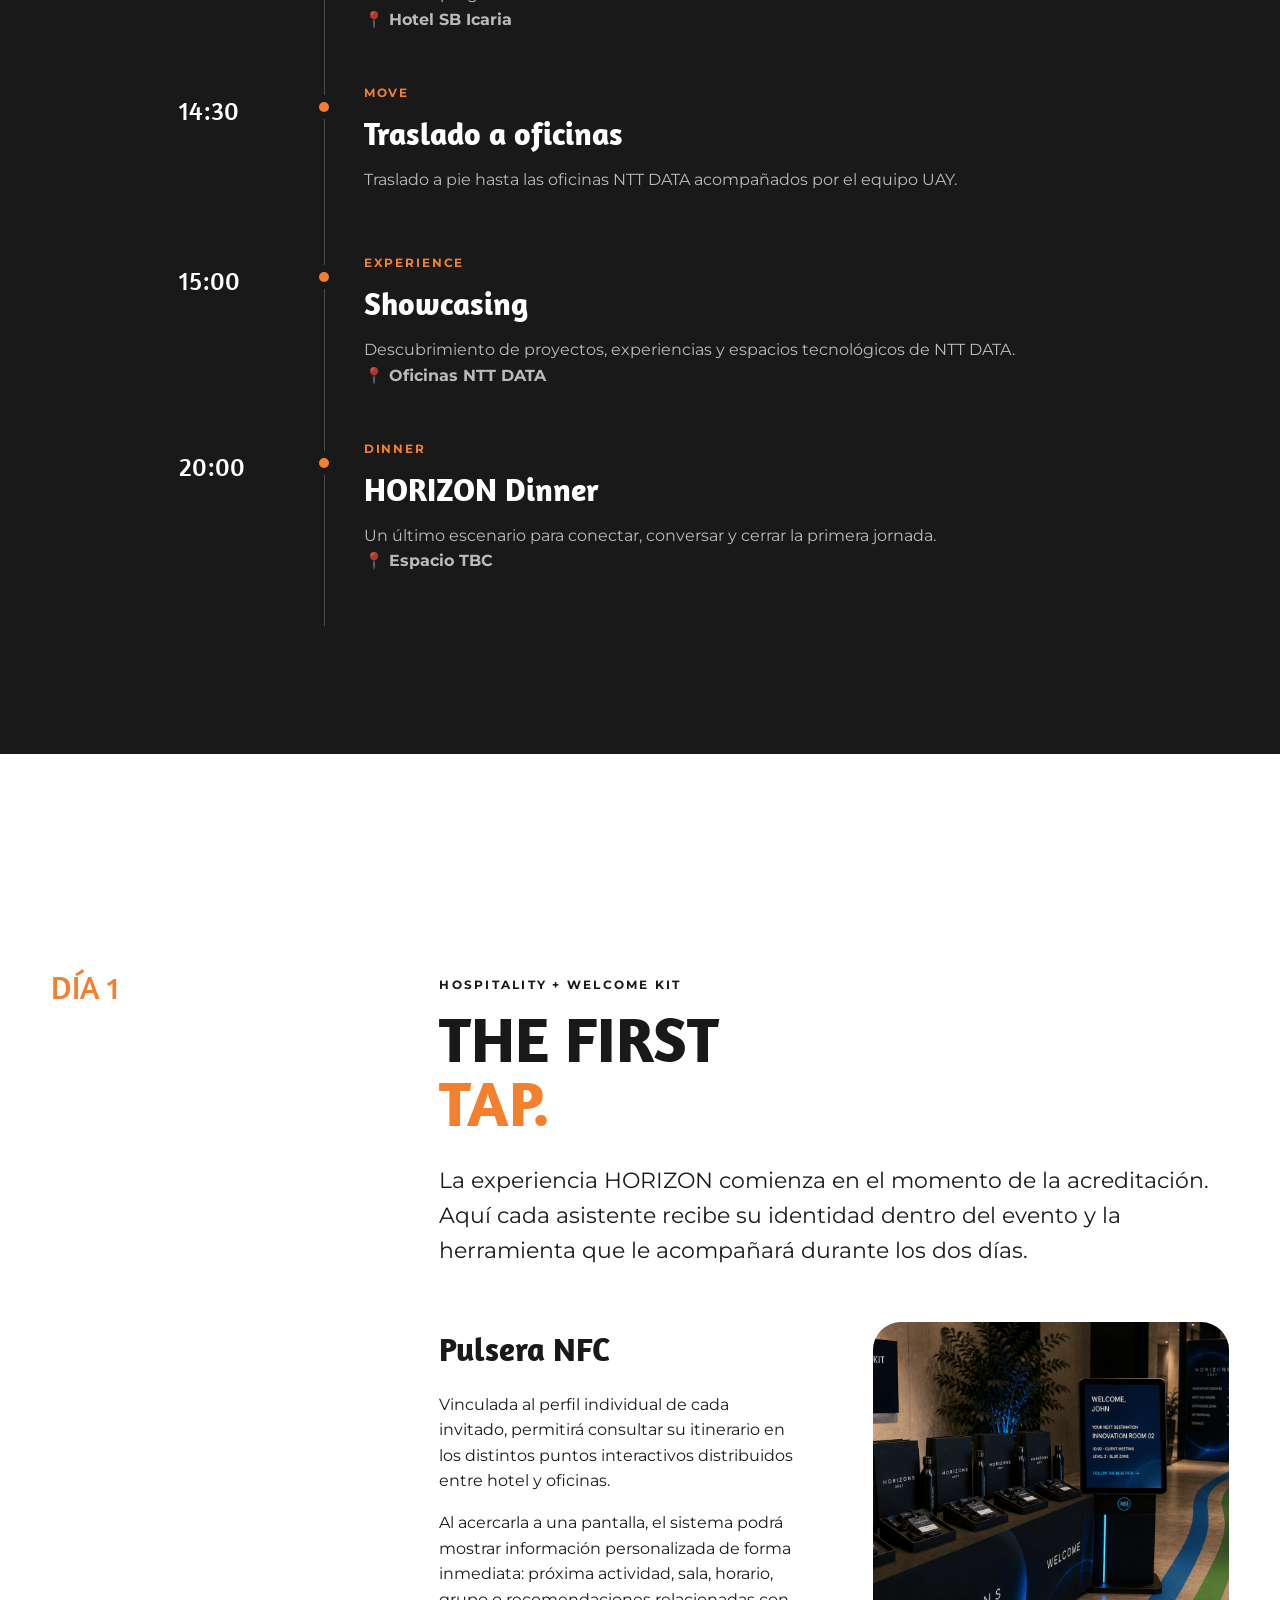
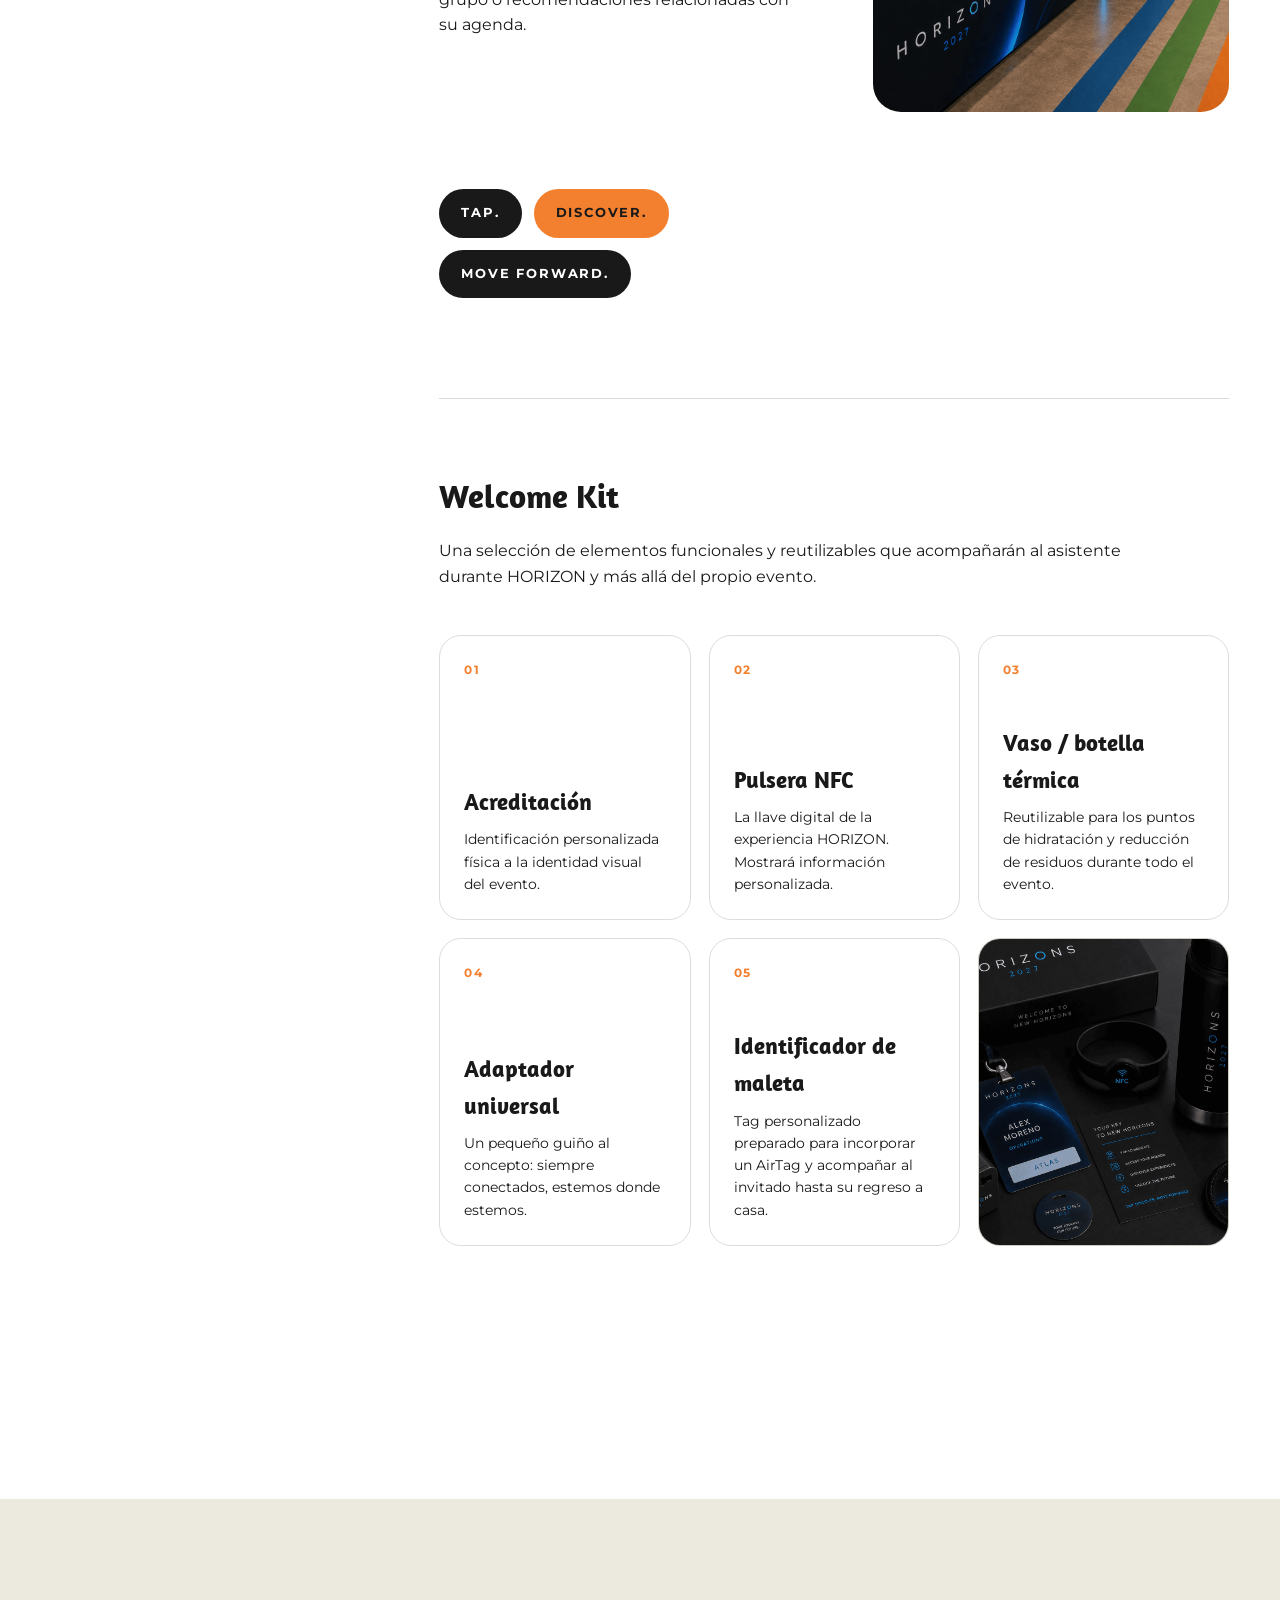
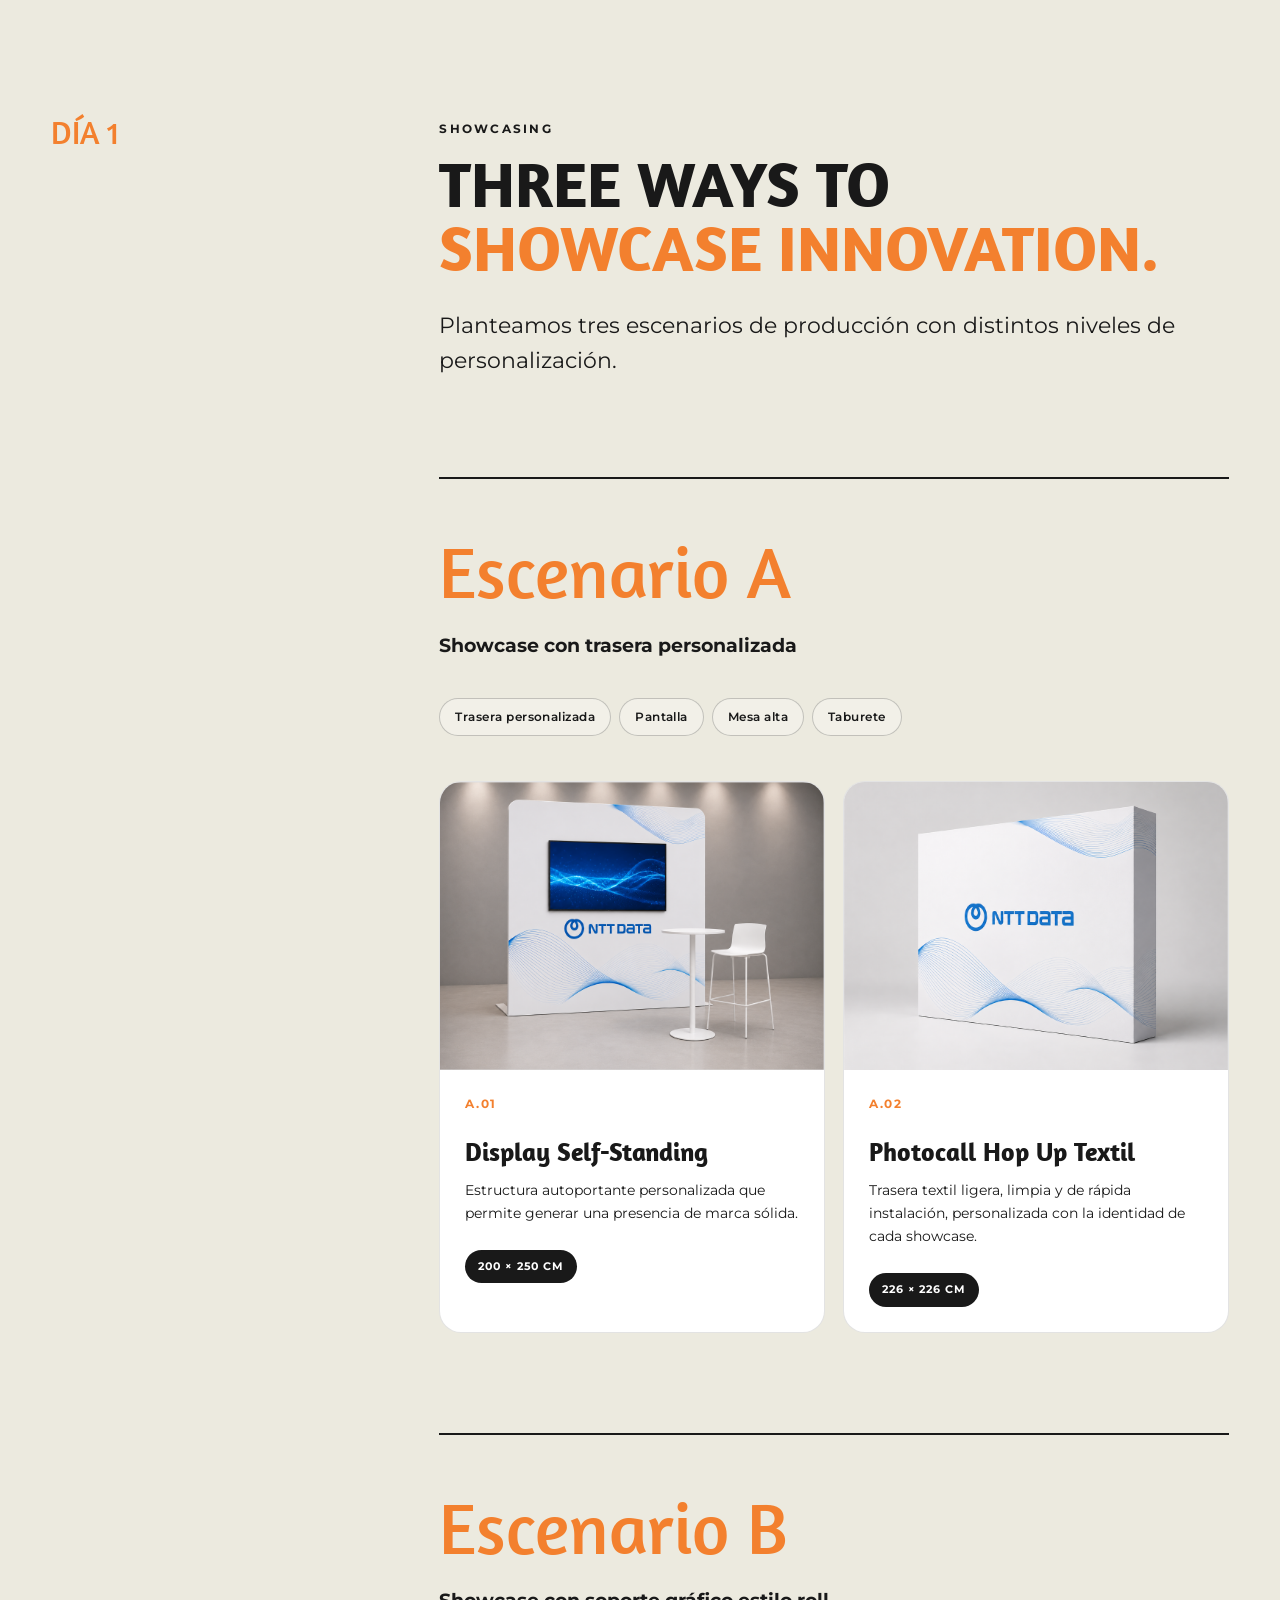
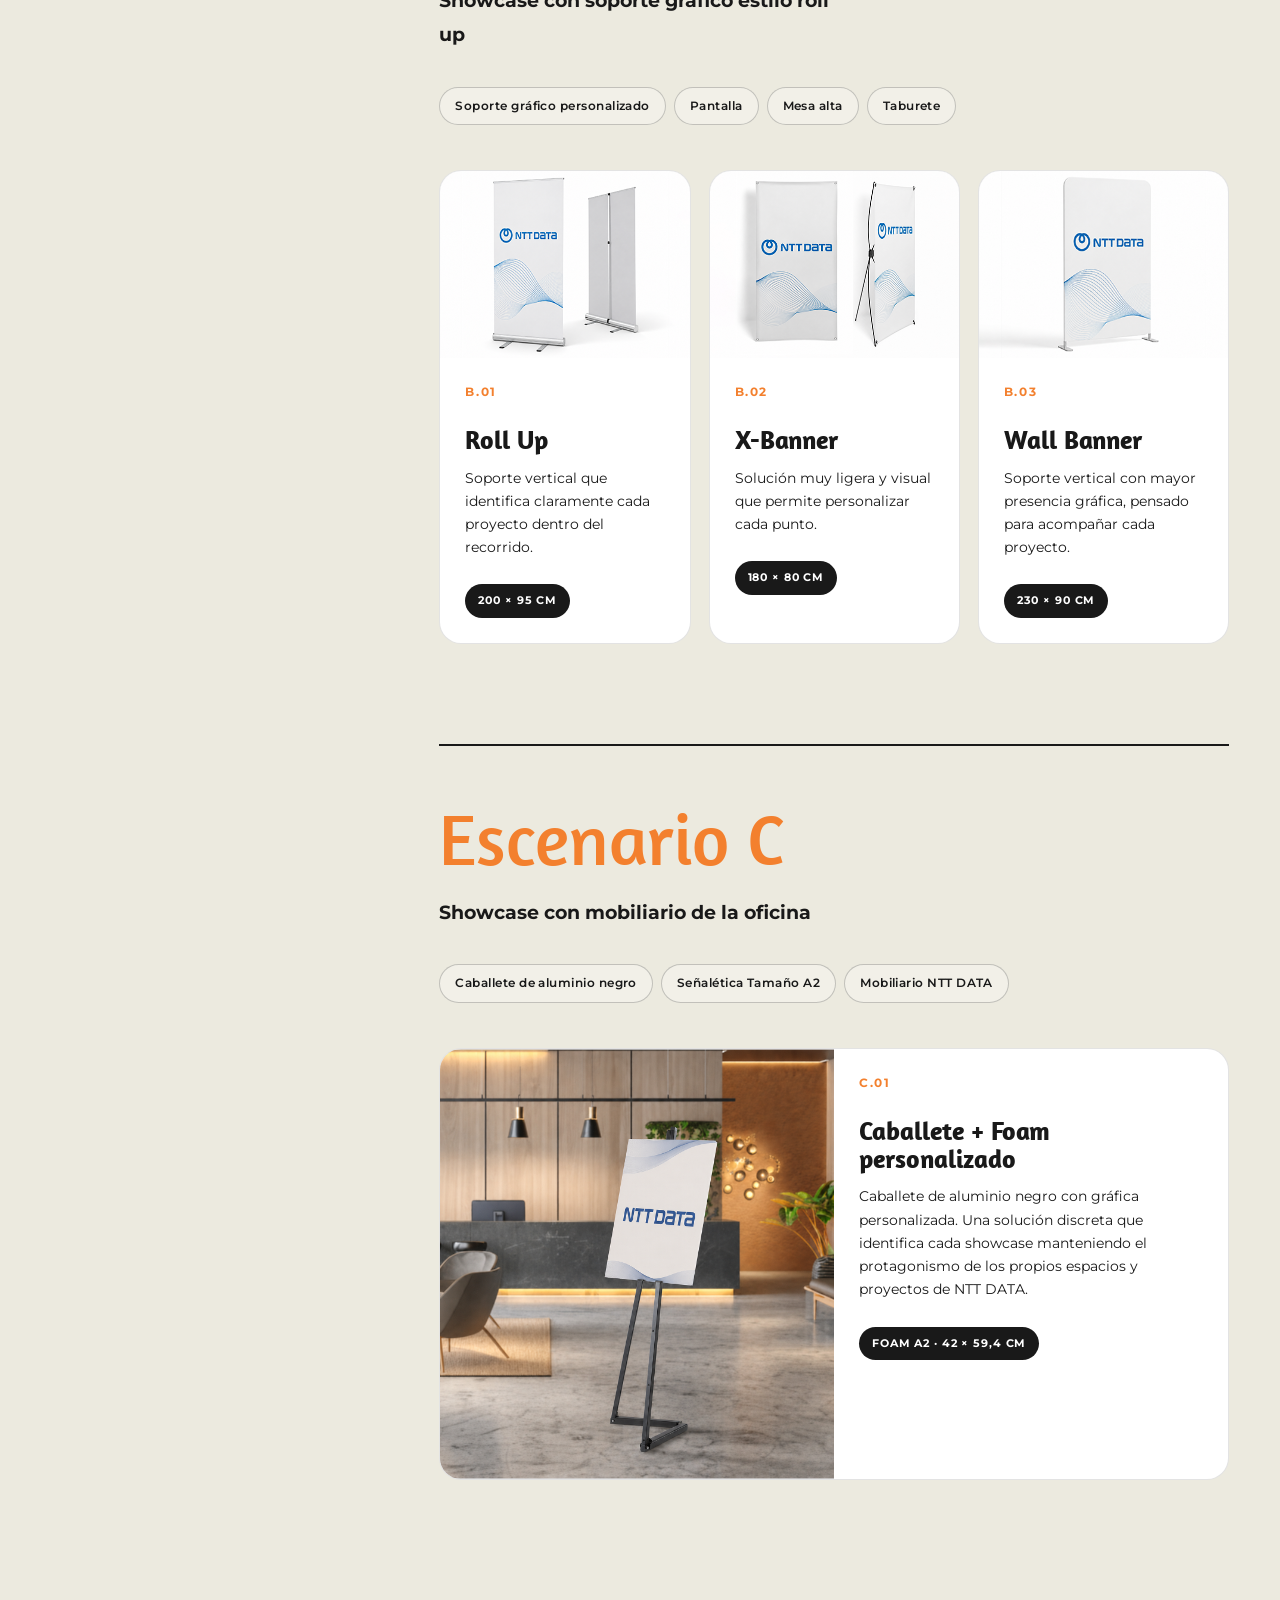
<file: horizon.html>
<!DOCTYPE html>
<html lang="es">
<head>
  <meta charset="UTF-8">
  <meta name="viewport" content="width=device-width, initial-scale=1.0">
  <title>Horizon 2027 · Propuesta</title>
  <link rel="icon" type="image/svg+xml" href="assets/images/favicon-UAY-Events.svg">
  <link rel="stylesheet" href="css/styles.css">
</head>

<body>

<header class="header">
  <nav class="nav">
    <a class="brand" href="home.html">
      <img src="assets/images/Logo-UAY-Events.svg" alt="UAY Events">
    </a>

    <button class="nav__toggle" aria-label="Abrir menú">☰</button>

    <div class="nav__links">
      <a href="about.html">About</a>
      <a href="horizon.html" class="active">Horizon 2027</a>
      <a href="alojamiento.html">Alojamiento</a>
      <a href="servicios.html">Servicios</a>
    </div>
  </nav>
</header>


<main>

<!-- ==================================================
HERO
================================================== -->

<section class="section section--soft">
  <div class="container">

    <p class="eyebrow">Nuestra propuesta</p>

    <h1 class="display">
      HORIZON<br>
      <span class="orange">2027.</span>
    </h1>

    <p class="lead">
      Una experiencia diseñada como un recorrido. Desde la llegada del asistente
      hasta el cierre del evento, tecnología, contenidos, hospitality y producción
      forman parte de una misma historia.
    </p>


    <div class="detail-grid">

      <a class="detail-card reveal" href="#concepto">
        <span class="card__number">01</span>
        <h3 class="h3">Concepto</h3>
        <span>↓</span>
      </a>

      <a class="detail-card reveal" href="#decoracion">
        <span class="card__number">02</span>
        <h3 class="h3">Decoración</h3>
        <span>↓</span>
      </a>

      <a class="detail-card reveal" href="#senalizacion">
        <span class="card__number">03</span>
        <h3 class="h3">Señalética</h3>
        <span>↓</span>
      </a>

      <a class="detail-card reveal" href="#dia1">
        <span class="card__number">04</span>
        <h3 class="h3">Agenda - <br>Día 1</h3>
        <span>↓</span>
      </a>

      <a class="detail-card reveal" href="#dia2">
        <span class="card__number">05</span>
        <h3 class="h3">Agenda - <br>Día 2</h3>
        <span>↓</span>
      </a>

      <a class="detail-card reveal" href="#cierre">
        <span class="card__number">06</span>
        <h3 class="h3">Cierre</h3>
        <span>↓</span>
      </a>

      <a class="detail-card reveal" href="#sostenibilidad">
        <span class="card__number">07</span>
        <h3 class="h3">Sostenibilidad</h3>
        <span>↓</span>
      </a>

      <a class="detail-card reveal" href="#contingencia">
        <span class="card__number">08</span>
        <h3 class="h3">Contingencia</h3>
        <span>↓</span>
      </a>

    </div>

  </div>
</section>



<!-- ==================================================
01 · CONCEPTO
================================================== -->

<section class="section" id="concepto">
  <div class="container">

    <section class="content-block">

      <div class="content-block__num">01</div>

      <div>

        <p class="eyebrow">Concepto</p>

        <h2 class="h2">
          FOLLOW YOUR<br>
          <span class="orange">HORIZON.</span>
        </h2>

        <p class="lead concept-intro">
          Partimos de una idea clara: <strong>crear una experiencia de innovación que refleje quién es NTT DATA, 
          pero que esté pensada, ante todo, para las personas que la van a vivir</strong>. 
        </p>

        <div class="concept-copy">

         <p>La tecnología se convierte en el hilo conductor del evento, presente en los espacios, la comunicación y las diferentes 
          interacciones, no como un elemento meramente visual, sino como una herramienta capaz de sorprender, 
          conectar y facilitar la experiencia.​</p>

          <p>Al mismo tiempo, queremos que cada asistente se sienta reconocido, acompañado y cuidado durante 
            todo el recorrido. Desde su llegada hasta el último momento, diseñamos una experiencia intuitiva 
            y personalizada donde cada detalle ayuda a saber qué ocurre, dónde dirigirse y qué viene después. 
            Porque para nosotros, innovar no significa hacer la experiencia más compleja, sino utilizar la 
            tecnología para hacerla más humana, sencilla y memorable.​</p>
          
          <p>Así, HORIZON se convierte en el 
            punto de encuentro entre dos dimensiones que definen la propuesta: la capacidad de 
            NTT DATA para mirar hacia el futuro y su capacidad para hacerlo poniendo a sus clientes en el centro.</p>

        </div>


        <div class="media-placeholder media-placeholder--image media-placeholder--light">
          <img
            src="assets/images/horizon/concepto.png"
            alt="Your Horizon on your wrist"
            loading="lazy"
          >
        </div>

      </div>

    </section>

  </div>
</section>



<!-- ==================================================
02 · DECORACIÓN
================================================== -->

<section class="section section--soft" id="decoracion">
  <div class="container">

    <section class="content-block">

      <div class="content-block__num">02</div>

      <div>

        <p class="eyebrow">Decoración</p>

        <h2 class="h2">
          UN MISMO LENGUAJE.<br>
          <span class="orange">DOS ESPACIOS.</span>
        </h2>

        <p class="lead">
          Hotel y oficinas se plantean como dos escenarios de una misma experiencia.
          La identidad visual de HORIZON 2027 acompañará al asistente durante
          todo el recorrido para conseguir continuidad y reconocimiento.
        </p>


        <!-- HOTEL -->

        <div class="venue-section">

          <div class="venue-heading">
            <div>
              <h3 class="h3">Hotel SB Icaria</h3>
            </div>
          </div>

          <p>
            El primer reto será <strong>transformar el Hotel SB Icaria en una extensión de NTT DATA</strong>, trasladando su 
            identidad y su carácter tecnológico a un espacio que, durante HORIZON 2027, dejará de sentirse 
            como una sala de hotel convencional.​
          </p>

          <p>
            Desde el acceso a la zona de conferencias queremos generar un primer momento de impacto. 
            Los asistentes atravesarán la puerta de entrada al universo HORIZON, marcando la 
            transición entre el hotel y la experiencia NTT DATA.
          </p>

          <p>
            En el interior, crearemos un entorno contemporáneo e inmersivo donde la tecnología será protagonista: 
            una gran <strong>pantalla LED presidirá la plenaria</strong>, acompañada de iluminación, focos y líneas LED en colores 
            corporativos que transformarán visualmente la sala y permitirán adaptar su atmósfera a los diferentes 
            momentos de la jornada.​
          </p>

          <div class="media-placeholder media-placeholder--image media-placeholder--light">
            <img
              src="assets/images/horizon/decoracion.jpg"
              alt="Decoración plenaria Hotel SB Icaria"
              loading="lazy"
            >
          </div>

          <div class="spacer-small"></div>

          <div class="media-placeholder media-placeholder--image media-placeholder--light">
            <img
              src="assets/images/horizon/decoracion-01.png"
              alt="Decoración plenaria Hotel SB Icaria"
              loading="lazy"
            >
          </div>

          <div class="spacer-small"></div>

          <div class="media-placeholder media-placeholder--image media-placeholder--light">
            <img
              src="assets/images/horizon/decoracion-02.png"
              alt="Decoración plenaria Hotel SB Icaria"
              loading="lazy"
            >
          </div>

          <div class="spacer-small"></div>

          <div class="media-placeholder media-placeholder--image media-placeholder--light">
            <img
              src="assets/images/horizon/decoracion-03.png"
              alt="Decoración plenaria Hotel SB Icaria"
              loading="lazy"
            >
          </div>

          <div class="spacer-small"></div>

          <div class="media-placeholder media-placeholder--image media-placeholder--light">
            <img
              src="assets/images/horizon/decoracion-04.png"
              alt="Zona catering Hotel SB Icaria"
              loading="lazy"
            >
          </div>

        </div>


        <!-- OFICINAS -->

        <div class="venue-section">

          <div class="venue-heading">
            <div>
              <h3 class="h3">Oficinas NTT DATA</h3>
            </div>
          </div>

          <p>
            La llegada a las oficinas supondrá un nuevo capítulo dentro del evento.
            Intervendremos puntos estratégicos del recorrido para transformar
            elementos cotidianos del edificio en parte de la experiencia.
          </p>

          <p>
            Dos de los ascensores se personalizarán siguiendo el lenguaje visual
            del evento, prolongando gráficamente las líneas de señalización y
            creando una transición natural hacia la zona de showcasing.
          </p>

          <div class="media-placeholder media-placeholder--image media-placeholder--light">
            <img
              src="assets/images/horizon/decoracion-05.png"
              alt="Decoración oficinas NTT DATA"
              loading="lazy"
            >
          </div>

        </div>

      </div>

    </section>

  </div>
</section>



<!-- ==================================================
03 · SEÑALÉTICA
================================================== -->

<section class="section" id="senalizacion">
  <div class="container">

    <section class="content-block">

      <div class="content-block__num">03</div>

      <div>

        <p class="eyebrow">Señalética</p>

        <h2 class="h2">
          YOUR HORIZON,<br>
          <span class="orange">YOUR WAY.</span>
        </h2>

        <p class="lead">
          La señalética no será únicamente funcional. Se integrará dentro de
          la experiencia para convertir cada desplazamiento en una extensión
          natural del concepto.
        </p>


        <div class="feature-grid">

          <div class="feature-card">
  
            <h3>Totems interactivos</h3>
            <p>
              Pantallas NFC capaces de identificar al asistente y mostrar
              información personalizada sobre su agenda.
            </p>
          </div>

          <div class="feature-card">

            <h3>Recorridos por color</h3>
            <p>
              Líneas gráficas en el suelo ayudarán a distinguir zonas,
              recorridos y grupos de manera intuitiva.
            </p>
          </div>

          <div class="feature-card">

            <h3>Señalética física</h3>
            <p>
              Mediante cubos retroiluminados integraremos la señalética en el espacio.​
            </p>
          </div>

        </div>


        <div class="media-placeholder media-placeholder--image media-placeholder--light">
          <img
            src="assets/images/horizon/senaletica.png"
            alt="Señalética HORIZON 2027"
            loading="lazy"
          >
        </div>

      </div>

    </section>

  </div>
</section>



<!-- ==================================================
04 · AGENDA DÍA 1
================================================== -->

<section class="section section--dark agenda-section" id="dia1">

  <div class="container">

    <div class="agenda-header">

      <div>
        <p class="eyebrow">Agenda</p>

        <h2 class="h2">
          DÍA<br>
          <span class="orange">01.</span>
        </h2>
      </div>

      <div class="agenda-date">
        <span>MIÉRCOLES</span>
        <strong>03.02.2027</strong>
      </div>

    </div>


    <div class="timeline">


      <div class="timeline-item">
        <div class="timeline-time">09:00</div>

        <div class="timeline-dot"></div>

        <div class="timeline-content">
          <span class="timeline-label">Hospitality</span>
          <h3>Welcome to HORIZON</h3>
          <p>
            Recepción de asistentes, entrega de acreditaciones,
            pulsera NFC y welcome kit.
          </p>
          <p><strong>📍 Hotel SB Icaria</strong></p>
        </div>
      </div>


      <div class="timeline-item">
        <div class="timeline-time">09:30</div>

        <div class="timeline-dot"></div>

        <div class="timeline-content">
          <span class="timeline-label">Coffee</span>
          <h3>Welcome coffee</h3>
          <p>
            Café de bienvenida y primer momento de networking.
            Tazas reutilizables y puntos de hidratación.
          </p>
          <p><strong>📍 Hotel SB Icaria</strong></p>
        </div>
      </div>


      <div class="timeline-item">
        <div class="timeline-time">12:00</div>

        <div class="timeline-dot"></div>

        <div class="timeline-content">
          <span class="timeline-label">Gastronomía</span>
          <h3>Lunch</h3>
          <p>
            Propuesta gastronómica ligera pensada para favorecer la conversación
            y continuar la jornada de forma ágil.
          </p>
          <p><strong>📍 Hotel SB Icaria</strong></p>
        </div>
      </div>


      <div class="timeline-item">
        <div class="timeline-time">13:00</div>

        <div class="timeline-dot"></div>

        <div class="timeline-content">
          <span class="timeline-label">Content</span>
          <h3>Opening + panels</h3>
          <p>
            Inicio del programa de contenidos.
          </p>
          <p><strong>📍 Hotel SB Icaria</strong></p>
        </div>
      </div>


      <div class="timeline-item">
        <div class="timeline-time">14:30</div>

        <div class="timeline-dot"></div>

        <div class="timeline-content">
          <span class="timeline-label">Move</span>
          <h3>Traslado a oficinas</h3>
          <p>
            Traslado a pie hasta las oficinas NTT DATA
            acompañados por el equipo UAY.
          </p>
        </div>
      </div>


      <div class="timeline-item">
        <div class="timeline-time">15:00</div>

        <div class="timeline-dot"></div>

        <div class="timeline-content">
          <span class="timeline-label">Experience</span>
          <h3>Showcasing</h3>
          <p>
            Descubrimiento de proyectos, experiencias y espacios
            tecnológicos de NTT DATA.
          </p>
          <p><strong>📍 Oficinas NTT DATA</strong></p>
        </div>
      </div>


      <div class="timeline-item">
        <div class="timeline-time">20:00</div>

        <div class="timeline-dot"></div>

        <div class="timeline-content">
          <span class="timeline-label">Dinner</span>
          <h3>HORIZON Dinner</h3>
          <p>
            Un último escenario para conectar, conversar
            y cerrar la primera jornada.
          </p>
          <p><strong>📍 Espacio TBC</strong></p>
        </div>
      </div>


    </div>

  </div>

</section>



<!-- ==================================================
4.1 · HOSPITALITY
================================================== -->

<section class="section" id="hospitality">

  <div class="container">

    <section class="content-block">

      <div class="content-block__num">DÍA 1</div>

      <div>

        <p class="eyebrow">Hospitality + Welcome Kit</p>

        <h2 class="h2">
          THE FIRST<br>
          <span class="orange">TAP.</span>
        </h2>

        <p class="lead">
          La experiencia HORIZON comienza en el momento de la acreditación.
          Aquí cada asistente recibe su identidad dentro del evento y la
          herramienta que le acompañará durante los dos días.
        </p>


        <div class="split split--top">

          <div>

            <h3 class="h3">Pulsera NFC</h3>

            <p>
              Vinculada al perfil individual de cada invitado,
              permitirá consultar su itinerario en los distintos
              puntos interactivos distribuidos entre hotel y oficinas.
            </p>

            <p>
              Al acercarla a una pantalla, el sistema podrá mostrar
              información personalizada de forma inmediata:
              próxima actividad, sala, horario, grupo o recomendaciones
              relacionadas con su agenda.
            </p>

          </div>


          <div class="media-placeholder media-placeholder--image media-placeholder--light">

            <img
              src="assets/images/horizon/hospitality.png"
              alt="Pulsera NFC HORIZON 2027"
              loading="lazy"
            >

          </div>

          <div class="concept-statement">
          <span>TAP.</span>
          <span>DISCOVER.</span>
          <span>MOVE FORWARD.</span>
        </div>

        </div>


        <!-- WELCOME KIT -->

        <div class="welcome-kit">

          <div class="welcome-kit__intro">
            <h3 class="h3">
              Welcome Kit
            </h3>

            <p>
              Una selección de elementos funcionales y reutilizables
              que acompañarán al asistente durante HORIZON y más allá
              del propio evento.
            </p>

          </div>


          <div class="kit-grid">


            <div class="kit-card">
              <span class="kit-number">01</span>
              <h4>Acreditación</h4>
              <p>
                Identificación personalizada física
                a la identidad visual del evento.
              </p>
            </div>


            <div class="kit-card">
              <span class="kit-number">02</span>
              <h4>Pulsera NFC</h4>
              <p>
                La llave digital de la experiencia HORIZON. Mostrará información personalizada.
              </p>
            </div>


            <div class="kit-card">
              <span class="kit-number">03</span>
              <h4>Vaso / botella térmica</h4>
              <p>
                Reutilizable para los puntos de hidratación y
                reducción de residuos durante todo el evento.
              </p>
            </div>


            <div class="kit-card">
              <span class="kit-number">04</span>
              <h4>Adaptador universal</h4>
              <p>
                Un pequeño guiño al concepto:
                siempre conectados, estemos donde estemos.
              </p>
            </div>


            <div class="kit-card">
              <span class="kit-number">05</span>
              <h4>Identificador de maleta</h4>
              <p>
                Tag personalizado preparado para incorporar
                un AirTag y acompañar al invitado hasta su regreso a casa.
              </p>
            </div>

            <div class="kit-card media-placeholder media-placeholder--image media-placeholder--light">
              <img src="assets/images/horizon/welcome-kit.png" alt="Welcome Kit HORIZON 2027" loading="lazy">
            </div>


          </div>


        </div>

      </div>

    </section>

  </div>

</section>

<!-- ==================================================
4.2 · SHOWCASING
================================================== -->

<section class="section section--soft" id="showcasing">

  <div class="container">

    <section class="content-block">

      <div class="content-block__num">DÍA 1</div>

      <div>

        <p class="eyebrow">Showcasing</p>

        <h2 class="h2">
          THREE WAYS TO<br>
          <span class="orange">SHOWCASE INNOVATION.</span>
        </h2>

        <p class="lead">
          Planteamos tres escenarios de producción con distintos niveles de
          personalización. 
        </p>
          
        </p>


        <!-- ==========================================
        ESCENARIO A
        ========================================== -->

        <article class="showcase-scenario">

          <header class="showcase-scenario__header">

            <div>
              <span class="showcase-letter">Escenario A</span>
              <h3 class="showcase-intro">Showcase con trasera personalizada</h3>
            </div>

            <p>
              
            </p>

          </header>


          <div class="showcase-elements">

            <span>Trasera personalizada</span>
            <span>Pantalla</span>
            <span>Mesa alta</span>
            <span>Taburete</span>
            

          </div>


          <div class="showcase-options showcase-options--2">

            <!-- OPCIÓN A1 -->

            <article class="showcase-option">

              <div class="showcase-option__image">
                <img
                  src="assets/images/horizon/showcasing/display-self-standing.png"
                  alt="Display self-standing personalizado para showcasing"
                  loading="lazy"
                >
              </div>

              <div class="showcase-option__copy">

                <span class="showcase-option__number">A.01</span>

                <h4>Display Self-Standing</h4>

                <p>
                  Estructura autoportante personalizada que permite generar
                  una presencia de marca sólida.
                </p>

                <span class="showcase-measure">
                  200 × 250 cm
                </span>

              </div>

            </article>


            <!-- OPCIÓN A2 -->

            <article class="showcase-option">

              <div class="showcase-option__image">
                <img
                  src="assets/images/horizon/showcasing/photocall-hop-up.png"
                  alt="Photocall Hop Up textil para showcasing"
                  loading="lazy"
                >
              </div>

              <div class="showcase-option__copy">

                <span class="showcase-option__number">A.02</span>

                <h4>Photocall Hop Up Textil</h4>

                <p>
                  Trasera textil ligera, limpia y de rápida instalación,
                  personalizada con la identidad de cada showcase.
                </p>

                <span class="showcase-measure">
                  226 × 226 cm
                </span>

              </div>

            </article>

          </div>

        </article>



        <!-- ==========================================
        ESCENARIO B
        ========================================== -->

        <article class="showcase-scenario">

          <header class="showcase-scenario__header">

            <div>
              <span class="showcase-letter">Escenario B</span>
              <h3 class="showcase-intro">Showcase con soporte gráfico estilo roll up</h3>
            </div>

          </header>


          <div class="showcase-elements">

            <span>Soporte gráfico personalizado</span>
            <span>Pantalla</span>
            <span>Mesa alta</span>
            <span>Taburete</span>

          </div>


          <div class="showcase-options showcase-options--3">

            <!-- OPCIÓN B1 -->

            <article class="showcase-option">

              <div class="showcase-option__image">
                <img
                  src="assets/images/horizon/showcasing/rollup.png"
                  alt="Roll up personalizado para showcasing"
                  loading="lazy"
                >
              </div>

              <div class="showcase-option__copy">

                <span class="showcase-option__number">B.01</span>

                <h4>Roll Up</h4>

                <p>
                  Soporte vertical que identifica
                  claramente cada proyecto dentro del recorrido.
                </p>

                <span class="showcase-measure">
                  200 × 95 cm
                </span>

              </div>

            </article>


            <!-- OPCIÓN B2 -->

            <article class="showcase-option">

              <div class="showcase-option__image">
                <img
                  src="assets/images/horizon/showcasing/x-banner.png"
                  alt="X-Banner personalizado para showcasing"
                  loading="lazy"
                >
              </div>

              <div class="showcase-option__copy">

                <span class="showcase-option__number">B.02</span>

                <h4>X-Banner</h4>

                <p>
                  Solución muy ligera y visual que permite personalizar
                  cada punto.
                </p>

                <span class="showcase-measure">
                  180 × 80 cm
                </span>

              </div>

            </article>


            <!-- OPCIÓN B3 -->

            <article class="showcase-option">

              <div class="showcase-option__image">
                <img
                  src="assets/images/horizon/showcasing/wall-banner.png"
                  alt="Wall Banner personalizado para showcasing"
                  loading="lazy"
                >
              </div>

              <div class="showcase-option__copy">

                <span class="showcase-option__number">B.03</span>

                <h4>Wall Banner</h4>

                <p>
                  Soporte vertical con mayor presencia gráfica,
                  pensado para acompañar cada proyecto.
                </p>

                <span class="showcase-measure">
                  230 × 90 cm
                </span>

              </div>

            </article>

          </div>

        </article>



        <!-- ==========================================
        ESCENARIO C
        ========================================== -->

        <article class="showcase-scenario">

          <header class="showcase-scenario__header">

            <div>
              <span class="showcase-letter">Escenario C</span>
              <h3 class="showcase-intro">Showcase con mobiliario de la oficina</h3>
            </div>

          </header>


          <div class="showcase-elements">

            <span>Caballete de aluminio negro</span>
            <span>Señalética Tamaño A2</span>
            <span>Mobiliario NTT DATA</span>

          </div>


          <div class="showcase-options showcase-options--1">

            <article class="showcase-option showcase-option--horizontal">

              <div class="showcase-option__image">
                <img
                  src="assets/images/horizon/showcasing/caballete.png"
                  alt="Caballete negro con foam A2 personalizado"
                  loading="lazy"
                >
              </div>

              <div class="showcase-option__copy">

                <span class="showcase-option__number">C.01</span>

                <h4>Caballete + Foam personalizado</h4>

                <p>
                  Caballete de aluminio negro con gráfica personalizada. Una solución discreta que identifica
                  cada showcase manteniendo el protagonismo de los
                  propios espacios y proyectos de NTT DATA.
                </p>

                <span class="showcase-measure">
                  Foam A2 · 42 × 59,4 cm
                </span>

              </div>

            </article>

          </div>

        </article>

      </div>

    </section>

  </div>

</section>



<!-- ==================================================
4.3 · CENA
================================================== -->

<section class="section" id="cena">

  <div class="container">

    <section class="content-block">

      <div class="content-block__num">DÍA 1</div>

      <div>

        <p class="eyebrow">Cena</p>

        <h2 class="h2">
          THREE WAYS<br>
          <span class="orange">TO EXPERIENCE THE NIGHT.</span>
        </h2>

        <p class="lead">
          Planteamos tres escenarios diferentes para la cena,
          con distintos niveles de personalización, transformación
          tecnológica e impacto experiencial.
        </p>


        <!-- ==========================================
        ESCENARIO 1
        ========================================== -->

        <article class="dinner-scenario">

          <header class="scenario-header">

            <div>
              <span class="scenario-number">Escenario 1: Restaurante</span>
            </div>

          </header>

          <div class="venue-card">

            <div class="venue-card__copy">

              <p class="eyebrow">Opción 1</p>

              <h3 class="h3">Restaurante Gala</h3>

              <p>
                Un restaurante situado en el Eixample de Barcelona, que destaca por
                su interiorismo teatral, colorido y maximalista. Inspirado en el 
                El espacio combina elemento art déco, espejos, frescos y detalles singulares
                que crean una atmósfera sofisticada y divertida. 
              </p>

            </div>


            <div class="photo-grid">

              <img src="assets/images/horizon/cena/gala-01.jpg" alt="Restaurante Gala">
              <img src="assets/images/horizon/cena/gala-02.jpg" alt="Restaurante Gala">
              <img src="assets/images/horizon/cena/gala-03.jpg" alt="Restaurante Gala">
              <img src="assets/images/horizon/cena/gala-04.jpg" alt="Restaurante Gala">

            </div>

          </div>


          <div class="venue-card">

            <div class="venue-card__copy">

              <p class="eyebrow">Opción 2</p>

              <h3 class="h3">Xalet de Montjuïc</h3>

              <p>
                Un restaurante situado sobre Montjuïc con vistas panorámicas
                de Barcelona. Una alternativa elegante para una cena internacional,
                combinando gastronomía, privacidad y una de las perspectivas más
                reconocibles de la ciudad.
              </p>

            </div>


            <div class="photo-grid">

              <img src="assets/images/horizon/cena/xalet-01.jpg" alt="Xalet de Montjuïc">
              <img src="assets/images/horizon/cena/xalet-02.png" alt="Xalet de Montjuïc">
              <img src="assets/images/horizon/cena/xalet-03.jpg" alt="Xalet de Montjuïc">
              <img src="assets/images/horizon/cena/xalet-04.jpg" alt="Xalet de Montjuïc">

            </div>

          </div>


          <div class="unavailable-box">
            <h4>
              Otros espacios valorados.
            </h4>

            <div class="unavailable-tags">

              <span><strong>Eldelmar</strong> - Capacidad máxima banquete: 150 pax</span>
              <span><strong>Gloria Osteria</strong> - Pendiente confirmar</span>
              <span><strong>Grupo Tragaluz</strong> - Sin capacidad</span>
              <span><strong>Nuara</strong> - Capacidad máxima banquete: 150 pax</span>

            </div>

          </div>

        </article>



        <!-- ==========================================
        ESCENARIO 2
        ========================================== -->

        <article class="dinner-scenario">

          <header class="scenario-header">

            <div>
              <span class="scenario-number">Escenario 2: Tech Spaces</span>
            </div>


          </header>


          <!-- ESPAI DIAGONAL -->

          <div class="venue-card">

            <div class="venue-card__copy">

              <p class="eyebrow">Opción 1</p>

              <h3 class="h3">Espai Diagonal</h3>

              <p>
                Un espacio contemporáneo y versátil que permite transformar
                completamente el entorno mediante iluminación, pantallas,
                contenido audiovisual y una escenografía diseñada específicamente
                para HORIZON 2027.
              </p>

            </div>


            <div class="photo-grid">

              <img src="assets/images/horizon/cena/espai-diagonal-02.png" alt="Espai Diagonal">
              <img src="assets/images/horizon/cena/espai-diagonal-01.png" alt="Espai Diagonal">
              <img src="assets/images/horizon/cena/espai-diagonal-03.png" alt="Espai Diagonal">
              <img src="assets/images/horizon/cena/espai-diagonal-04.png" alt="Espai Diagonal">

            </div>

          </div>



          <!-- TINGLADOS -->

          <div class="venue-card">

            <div class="venue-card__copy">

              <p class="eyebrow">Opción 2</p>

              <h3 class="h3">Tinglados</h3>

              <p>
                Un espacio industrial frente al mar que combina arquitectura,
                amplitud y carácter. Su configuración permite crear una puesta
                en escena tecnológica de gran escala sin perder la identidad
                de un espacio singular de Barcelona.
              </p>

            </div>


            <div class="photo-grid">

              <img src="assets/images/horizon/cena/tinglados-01.png" alt="Tinglados Barcelona">
              <img src="assets/images/horizon/cena/tinglados-02.png" alt="Tinglados Barcelona">
              <img src="assets/images/horizon/cena/tinglados-03.png" alt="Tinglados Barcelona">
              <img src="assets/images/horizon/cena/tinglados-04.png" alt="Tinglados Barcelona">

            </div>

          </div>

        </article>



        <!-- ==========================================
        ESCENARIO 3
        ========================================== -->

        <article class="dinner-scenario">

          <header class="scenario-header">

            <div>
              <span class="scenario-number">Escenario 3: WOW</span>
            </div>

          </header>


          <div class="venue-card">

            <div class="venue-card__copy">

              <p class="eyebrow">Opción 1</p>

              <h3 class="h3">La Llotja de Mar</h3>

              <p>
                Uno de los espacios históricos más impresionantes de Barcelona.
                Su arquitectura monumental nos permitiría generar un contraste
                deliberado entre patrimonio y tecnología, creando una cena
                inesperada donde el futuro entra en diálogo con la historia.
              </p>

            </div>


            <div class="photo-grid">

              <img src="assets/images/horizon/cena/llotja-01.jpg" alt="La Llotja de Mar">
              <img src="assets/images/horizon/cena/llotja-02.jpg" alt="La Llotja de Mar">
              <img src="assets/images/horizon/cena/llotja-03.jpg" alt="La Llotja de Mar">
              <img src="assets/images/horizon/cena/llotja-04.jpg" alt="La Llotja de Mar">

            </div>

                      <div class="unavailable-box">

            <h4>
              Otros espacios valorados no disponibles.
            </h4>

            <div class="unavailable-tags">

              <span>Espai Corberó</span>
              <span>Liceu</span>
              <span>MCBA</span>
              <span>Torre Collserola</span>
              <span>Palau Victoria Eugenia</span>
              <span>MNAC Sala Oval - 2ª Opción hasta 15 septiembre</span>

            </div>

          </div>

          </div>

        </article>

      </div>

    </section>

  </div>

</section>



<!-- ==================================================
07 · AGENDA DÍA 2
================================================== -->

<section class="section section--dark agenda-section" id="dia2">

  <div class="container">

    <div class="agenda-header">

      <div>

        <p class="eyebrow">Agenda</p>

        <h2 class="h2">
          DÍA<br>
          <span class="orange">02.</span>
        </h2>

      </div>


      <div class="agenda-date">

        <span>JUEVES</span>
        <strong>04.02.2027</strong>

      </div>

    </div>


    <div class="timeline">


      <div class="timeline-item">

        <div class="timeline-time">09:00</div>

        <div class="timeline-dot"></div>

        <div class="timeline-content">

          <span class="timeline-label">Breakfast</span>

          <h3>Breakfast at NTT DATA</h3>

          <p>
            Desayuno en las oficinas y bienvenida a la segunda jornada.
          </p>
          <p><strong>📍 Oficinas NTT DATA</strong></p>

        </div>

      </div>


      <div class="timeline-item">

        <div class="timeline-time">10:00</div>

        <div class="timeline-dot"></div>

        <div class="timeline-content">

          <span class="timeline-label">Content</span>

          <h3>Paneles + reuniones con expertos</h3>

          <p>
            Sesiones simultáneas adaptadas a los intereses y
            perfiles de los participantes.
          </p>
          <p><strong>📍 Oficinas NTT DATA</strong></p>

        </div>

      </div>


      <div class="timeline-item">

        <div class="timeline-time">12:00</div>

        <div class="timeline-dot"></div>

        <div class="timeline-content">

          <span class="timeline-label">Move</span>

          <h3>Traslado al hotel</h3>

          <p>
            Regreso coordinado al Hotel SB Icaria.
          </p>

        </div>

      </div>


      <div class="timeline-item">

        <div class="timeline-time">12:30</div>

        <div class="timeline-dot"></div>

        <div class="timeline-content">

          <span class="timeline-label">Closing</span>

          <h3>Closing HORIZON 2027</h3>

          <p>
            Sesión de cierre y despedida del evento.
          </p>
          <p><strong>📍 Hotel SB Icaria</strong></p>

        </div>

      </div>

       <div class="timeline-item">

        <div class="timeline-time">13:00</div>

        <div class="timeline-dot"></div>

        <div class="timeline-content">

          <span class="timeline-label">Gastronomía</span>

          <h3>Almuerzo</h3>

          <p>
            Almuerzo de despedida.
          </p>
          <p><strong>📍 Hotel SB Icaria</strong></p>

        </div>

      </div>


    </div>

  </div>

</section>



<!-- ==================================================
08 · CIERRE
================================================== -->

<section class="section" id="cierre">

  <div class="container">

    <section class="content-block">

      <div class="content-block__num">06</div>

      <div>

        <p class="eyebrow">Cierre de propuesta</p>

        <h2 class="h2">
          FROM IDEA<br>
          <span class="orange">TO EXECUTION.</span>
        </h2>

        <p class="lead">
          HORIZON 2027 se construye combinando experiencia, producción, hospitality, tecnología y una gestión 
          integral de cada detalle. Pero esto no acaba al finalizar el evento si no que continua con el 
          cierre de presupuesto, la gestión de materiales y un debrief concreto por puntos. 
        </p>


        <div class="download-grid">

        <details class="download-card">
          <summary>
            <h3>Presupuesto</h3>
          </summary>

          <div class="download-card__content">
            <p>
              Tras la finalización del evento realizaremos un presupuesto de cierre
              detallado con los extras del evento. Todos los extras serán comunicados
              y aprobados durante el evento por los responsables de NTT.
            </p>
          </div>
        </details>


        <details class="download-card">
          <summary>
            <h3>Gestión de materiales</h3>
          </summary>

          <div class="download-card__content">
            <p>
              Tras la finalización del evento se entregarán todos los materiales
              reproducidos para su conservación por parte de NTT y se eliminarán de
              cualquier dispositivo de la organización.
            </p>
          </div>
        </details>


        <details class="download-card">
          <summary>
            <h3>Debrief por puntos</h3>
          </summary>

          <div class="download-card__content">
            <p>
              Tras la finalización del evento se realizará una reunión interna para
              analizar todos los puntos del evento y elaborar un informe con las oportunidades de mejora por ambas partes.
            </p>
          </div>
        </details>

      </div>

      </div>

    </section>

  </div>

</section>



<!-- ==================================================
09 · SOSTENIBILIDAD
================================================== -->

<section class="section section--soft" id="sostenibilidad">

  <div class="container">

    <section class="content-block">

      <div class="content-block__num">07</div>

      <div>

        <p class="eyebrow">Sostenibilidad</p>

        <h2 class="h2">
          THINK FORWARD.<br>
          <span class="orange">ACT RESPONSIBLY.</span>
        </h2>

        <p class="lead">
          La sostenibilidad se integra desde la planificación del evento,
          priorizando decisiones que reduzcan el impacto sin comprometer
          la experiencia del asistente.
        </p>


        <div class="sustainability-grid">


          <article class="sustainability-card">

            <span>01</span>

            <h3>Movilidad a pie</h3>

            <p>
              La proximidad entre el hotel y las oficinas permite realizar
              los principales desplazamientos caminando, evitando transportes
              colectivos innecesarios.
            </p>

          </article>


          <article class="sustainability-card">

            <span>02</span>

            <h3>Catering consciente</h3>

            <p>
              Priorizaremos productos locales y de temporada, ajustando
              cantidades y formatos para minimizar excedentes alimentarios.
            </p>

          </article>


          <article class="sustainability-card">

            <span>03</span>

            <h3>Menos residuos</h3>

            <p>
              Vaso o botella reutilizable para cada participante,
              acompañada de puntos de hidratación para reducir
              envases de un solo uso.
            </p>

          </article>


          <article class="sustainability-card">

            <span>04</span>

            <h3>Welcome kit útil</h3>

            <p>
              Seleccionaremos elementos funcionales y reutilizables
              que mantengan su utilidad más allá del evento,
              evitando merchandising de corta vida.
            </p>

          </article>


          <article class="sustainability-card">

            <span>05</span>

            <h3>Producción reutilizable</h3>

            <p>
              Siempre que sea posible utilizaremos estructuras,
              soportes y materiales de alquiler o capaces de ser
              reutilizados en futuras producciones.
            </p>

          </article>


          <article class="sustainability-card">

            <span>06</span>

            <h3>Gestión de residuos</h3>

            <p>
              Coordinaremos con espacios y catering la correcta separación
              de residuos generados durante montaje, evento y desmontaje.
            </p>

          </article>


        </div>

      </div>

    </section>

  </div>

</section>



<!-- ==================================================
10 · CONTINGENCIA
================================================== -->

<section class="section" id="contingencia">

  <div class="container">

    <section class="content-block">

      <div class="content-block__num">08</div>

      <div>

        <p class="eyebrow">Contingencia</p>

        <h2 class="h2">
          ALWAYS<br>
          <span class="orange">ONE STEP AHEAD.</span>
        </h2>

        <p class="lead">
          Una experiencia fluida también depende de todo aquello que el
          asistente nunca llega a ver. Nuestro plan de contingencia anticipa
          posibles incidencias para garantizar la continuidad del programa.
        </p>


        <div class="contingency-list">


          <article class="contingency-item">

            <span>01</span>

            <div>
              <h3>Plan alternativo de lluvia</h3>

              <p>
                Se definirá previamente una ruta cubierta o alternativa para
                el traslado entre hotel y oficinas. En caso de lluvia intensa,
                se activará transporte de apoyo coordinado por UAY.
              </p>
            </div>

          </article>


          <article class="contingency-item">

            <span>02</span>

            <div>
              <h3>Equipo UAY onsite</h3>

              <p>
                El equipo estará distribuido en los puntos estratégicos del
                recorrido para detectar y resolver cualquier incidencia
                sin alterar la experiencia de los invitados.
              </p>
            </div>

          </article>


          <article class="contingency-item">

            <span>03</span>

            <div>
              <h3>Back-up tecnológico</h3>

              <p>
                Todos los recursos audiovisuales se presentan con un plan b para que la presentación fluya pese a los problemas técnicos. A su vez, los sistemas NFC se plantean con soluciones alternativas de identificación y consulta de agenda para garantizar operatividad incluso ante una incidencia técnica.​
              </p>
            </div>

          </article>


          <article class="contingency-item">

            <span>04</span>

            <div>
              <h3>Control de tiempos</h3>

              <p>
                Producción mantendrá comunicación permanente entre hotel,
                oficinas, catering, técnicos y coordinación para adaptar
                el timing en tiempo real cuando sea necesario.
              </p>
            </div>

          </article>


          <article class="contingency-item">

            <span>05</span>

            <div>
              <h3>Proveedores de apoyo</h3>

              <p>
                Identificaremos recursos alternativos para los elementos
                críticos de producción, materiales, transporte y personal.
              </p>
            </div>

          </article>


        </div>

      </div>

    </section>

  </div>

</section>


</main>



<footer class="footer">

  <div class="footer__inner">

    <span>NTT DATA × UAY EVENTS</span>
    <span>Propuesta creativa · HORIZON 2027</span>

  </div>

</footer>


<script src="js/main.js"></script>

</body>
</html>
</file>
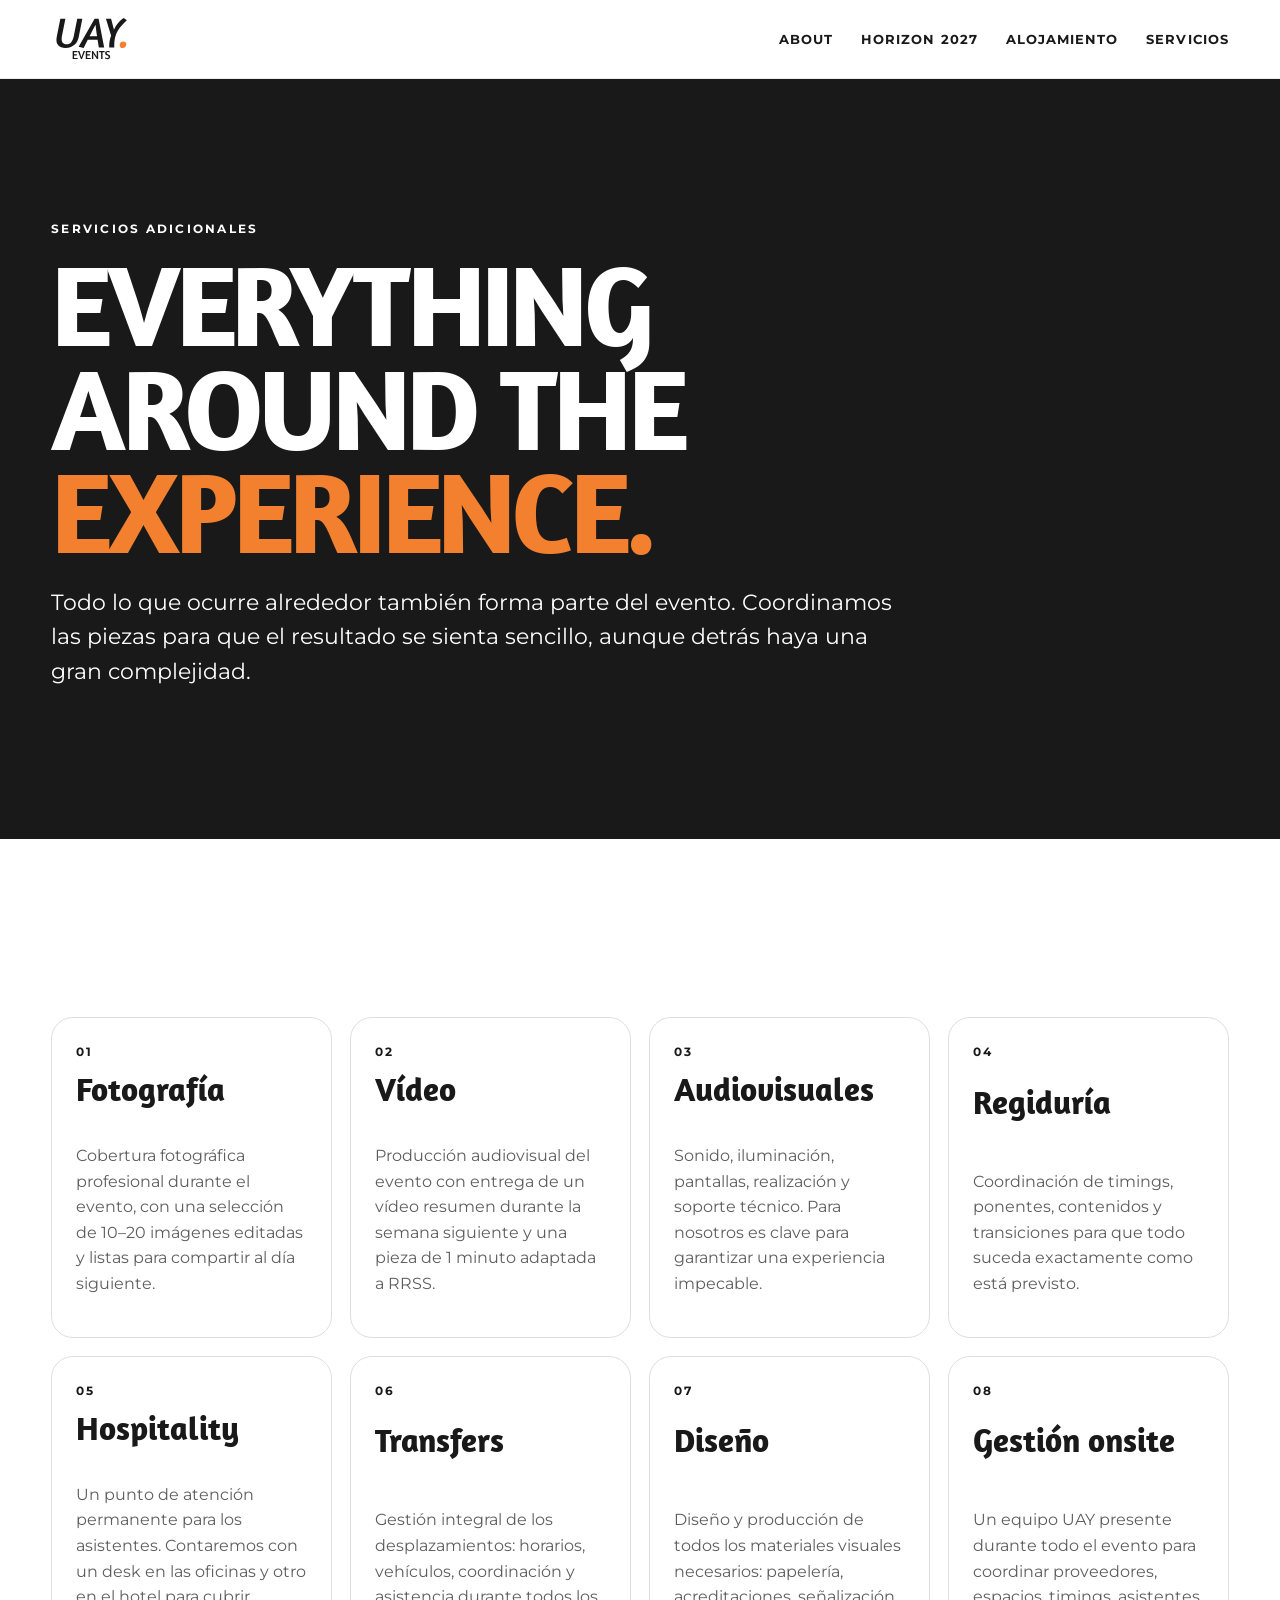
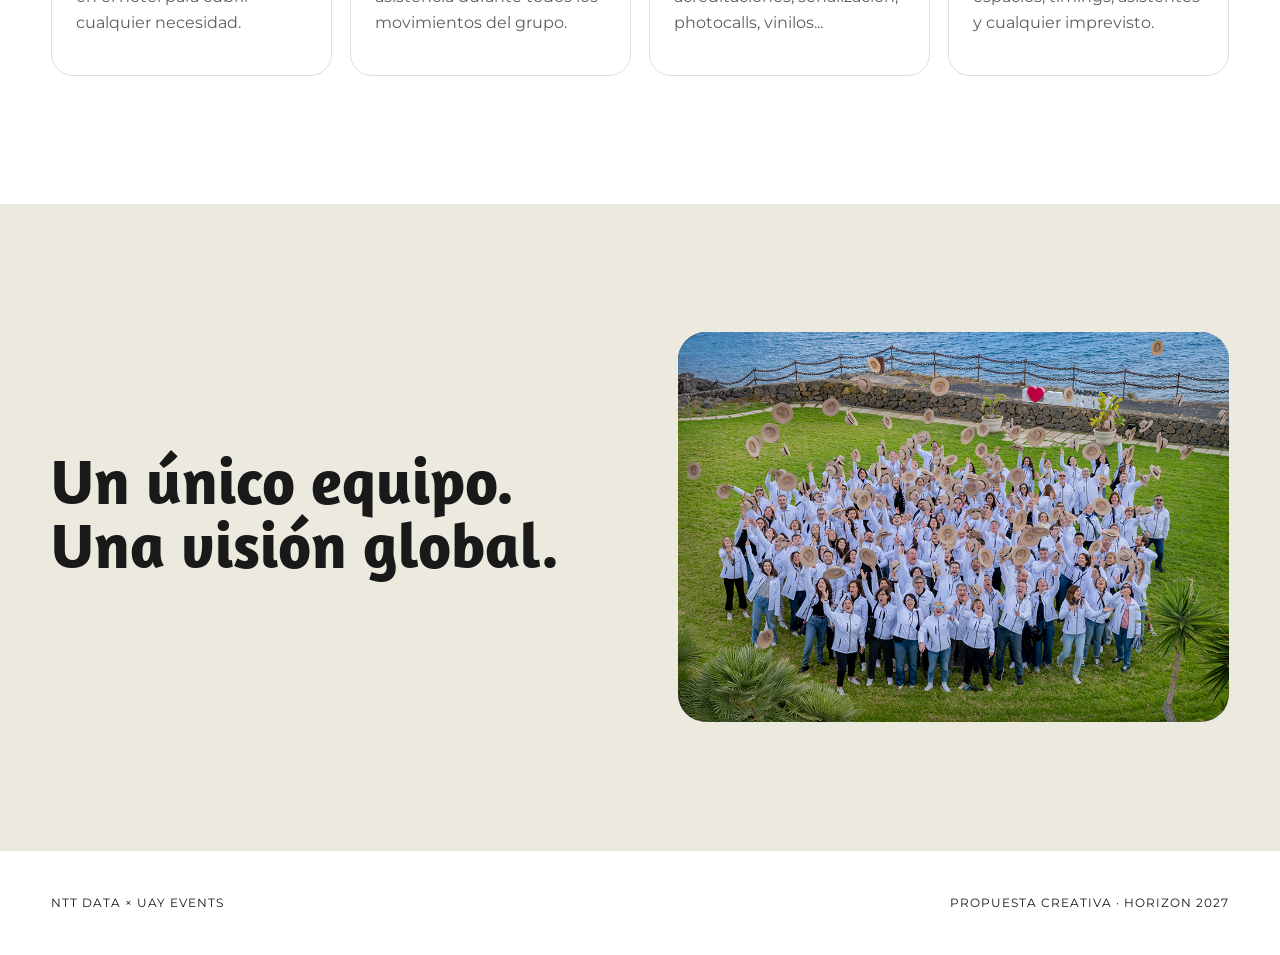
<file: servicios.html>
<!DOCTYPE html>
<html lang="es">
<head>
  <meta charset="UTF-8">
  <meta name="viewport" content="width=device-width, initial-scale=1.0">
  <title>Servicios · Horizon 2027</title>
  <link rel="icon" type="image/svg+xml" href="assets/images/favicon-UAY-Events.svg">
  <link rel="stylesheet" href="css/styles.css">
</head>
<body>

<header class="header">
  <nav class="nav">
    <a class="brand" href="home.html">
      <img src="assets/images/Logo-UAY-Events.svg" alt="UAY Events">
    </a>
    <button class="nav__toggle" aria-label="Abrir menú">☰</button>
    <div class="nav__links">
      <a href="about.html">About</a>
      <a href="horizon.html">Horizon 2027</a>
      <a href="alojamiento.html">Alojamiento</a>
      <a href="servicios.html">Servicios</a>
    </div>
  </nav>
</header>

<main>
  <section class="section section--dark">
    <div class="container">
      <p class="eyebrow">Servicios adicionales</p>
      <h1 class="display">EVERYTHING<br>AROUND THE<br><span class="orange">EXPERIENCE.</span></h1>
      <p class="lead">Todo lo que ocurre alrededor también forma parte del evento. Coordinamos las piezas para que el resultado se sienta sencillo, aunque detrás haya una gran complejidad.</p>
    </div>
  </section>

  <section class="section">
  <div class="container">

    <div class="detail-grid">

      <div class="detail-card reveal">
        <span class="card__number">01</span>
        <h3 class="h3">Fotografía</h3>
        <p class="muted">
          Cobertura fotográfica profesional durante el evento, con una selección
          de 10–20 imágenes editadas y listas para compartir al día siguiente.
        </p>
      </div>

      <div class="detail-card reveal">
        <span class="card__number">02</span>
        <h3 class="h3">Vídeo</h3>
        <p class="muted">
          Producción audiovisual del evento con entrega de un vídeo resumen
          durante la semana siguiente y una pieza de 1 minuto adaptada a RRSS.
        </p>
      </div>

      <div class="detail-card reveal">
        <span class="card__number">03</span>
        <h3 class="h3">Audiovisuales</h3>
        <p class="muted">
          Sonido, iluminación, pantallas, realización y soporte técnico.
          Para nosotros es  clave para garantizar una experiencia impecable.
        </p>
      </div>

      <div class="detail-card reveal">
        <span class="card__number">04</span>
        <h3 class="h3">Regiduría</h3>
        <p class="muted">
          Coordinación de timings, ponentes, contenidos y transiciones
          para que todo suceda exactamente como está previsto.
        </p>
      </div>

      <div class="detail-card reveal">
        <span class="card__number">05</span>
        <h3 class="h3">Hospitality</h3>
        <p class="muted">
          Un punto de atención permanente para los asistentes. Contaremos con
          un desk en las oficinas y otro en el hotel para cubrir cualquier necesidad.
        </p>
      </div>

      <div class="detail-card reveal">
        <span class="card__number">06</span>
        <h3 class="h3">Transfers</h3>
        <p class="muted">
          Gestión integral de los desplazamientos: horarios, vehículos, coordinación y asistencia
          durante todos los movimientos del grupo.
        </p>
      </div>

      <div class="detail-card reveal">
        <span class="card__number">07</span>
        <h3 class="h3">Diseño</h3>
        <p class="muted">
          Diseño y producción de todos los materiales visuales necesarios: papelería, acreditaciones, señalización, photocalls,
          vinilos...
        </p>
      </div>

      <div class="detail-card reveal">
        <span class="card__number">08</span>
        <h3 class="h3">Gestión onsite</h3>
        <p class="muted">
          Un equipo UAY presente durante todo el evento para coordinar proveedores,
          espacios, timings, asistentes y cualquier imprevisto.
        </p>
      </div>

    </div>

  </div>
</section>

  <section class="section section--soft">
    <div class="container split reveal">
      <div>
        <h2 class="h2">Un único equipo.<br>Una visión global.</h2>
      </div>
      <div>
        <div class="media-placeholder media-placeholder--image">
          <img src="assets/images/servicios/team.png" alt="Servicios" loading="lazy">
        </div>
      </div>
    </div>
  </section>
</main>

<footer class="footer">
  <div class="footer__inner">
    <span>NTT DATA × UAY EVENTS</span>
    <span>Propuesta creativa · HORIZON 2027</span>
  </div>
</footer>
<script src="js/main.js"></script>

</body>
</html>
</file>
<file: css/styles.css>
@import url('https://fonts.googleapis.com/css2?family=Amaranth:wght@400;700&family=Montserrat:wght@300;400;500;600;700&display=swap');

:root{
  --orange:#F3802E;
  --alabaster:#ECEADF;
  --black:#191919;
  --white:#FFFFFF;
  --max:1280px;
  --pad:clamp(24px,4vw,64px);
  --radius:28px;
}

*{box-sizing:border-box}
html{scroll-behavior:smooth}
body{
  margin:0;
  font-family:"Montserrat",sans-serif;
  color:var(--black);
  background:var(--white);
  line-height:1.6;
}
img,video{max-width:100%;display:block}
a{color:inherit;text-decoration:none}
button{font:inherit}

.container{
  width:min(calc(100% - (var(--pad)*2)),var(--max));
  margin-inline:auto;
}
.section{padding:clamp(72px,10vw,140px) 0}
.section--soft{background:var(--alabaster)}
.section--dark{background:var(--black);color:var(--white)}
.section--orange{background:var(--orange)}

.eyebrow{
  text-transform:uppercase;
  letter-spacing:.18em;
  font-size:.78rem;
  font-weight:700;
}
.display{
  font-family:"Amaranth",sans-serif;
  font-size:clamp(3.4rem,9vw,9rem);
  line-height:.9;
  letter-spacing:-.04em;
  margin:0;
}
.h1{
  font-family:"Amaranth",sans-serif;
  font-size:clamp(3rem,7vw,7rem);
  line-height:.95;
  margin:0;
}
.h2{
  font-family:"Amaranth",sans-serif;
  font-size:clamp(2.4rem,5vw,5rem);
  line-height:1;
  margin:0 0 28px;
}
.h3{
  font-family:"Amaranth",sans-serif;
  font-size:clamp(1.6rem,2.6vw,2.6rem);
  margin:0 0 12px;
}
.lead{
  font-size:clamp(1.05rem,1.7vw,1.45rem);
  max-width:850px;
}
.muted{opacity:.7}
.orange{color:var(--orange)}

.header{
  position:sticky;
  top:0;
  z-index:100;
  backdrop-filter:blur(16px);
  background:rgba(255,255,255,.86);
  border-bottom:1px solid rgba(25,25,25,.08);
}
.nav{
  width:min(calc(100% - (var(--pad)*2)),var(--max));
  min-height:78px;
  margin:auto;
  display:flex;
  align-items:center;
  justify-content:space-between;
  gap:28px;
}
.brand{
  display:flex;
  align-items:center;
}

.brand img{
  display:block;
  width:80px;
  height:auto;
}

.nav__links{
  display:flex;
  gap:28px;
  align-items:center;
  font-size:.82rem;
  font-weight:700;
  letter-spacing:.08em;
  text-transform:uppercase;
}
.nav__links a{position:relative}
.nav__links a:after{
  content:"";
  position:absolute;
  left:0;right:100%;
  bottom:-7px;
  height:2px;
  background:var(--orange);
  transition:.25s ease;
}
.nav__links a:hover:after,.nav__links a.active:after{right:0}
.nav__toggle{
  display:none;
  border:0;
  background:none;
  font-size:1.4rem;
  cursor:pointer;
}

.btn{
  display:inline-flex;
  align-items:center;
  justify-content:center;
  gap:14px;
  padding:16px 24px;
  border-radius:999px;
  border:1px solid var(--black);
  text-transform:uppercase;
  letter-spacing:.08em;
  font-size:.8rem;
  font-weight:700;
  transition:.25s ease;
}
.btn:hover{background:var(--black);color:var(--white);transform:translateY(-2px)}
.btn--orange{background:var(--orange);border-color:var(--orange)}
.btn--orange:hover{background:var(--black);border-color:var(--black)}
.btn--light{border-color:var(--white)}
.btn--light:hover{background:var(--white);color:var(--black)}

.hero{
  min-height:calc(100vh - 78px);
  display:grid;
  align-items:end;
  padding: 70px 0 55px;
}
.hero__grid{
  display:grid;
  grid-template-columns:1.3fr .7fr;
  gap:clamp(30px,6vw,100px);
  align-items:end;
}
.hero__aside{
  padding-bottom:16px;
}
.hero__aside p{font-size:1.1rem}
.scroll-link{
  margin-top:42px;
  display:inline-flex;
  width:54px;height:54px;
  border:1px solid var(--black);
  border-radius:50%;
  align-items:center;
  justify-content:center;
  font-size:1.4rem;
  transition:.25s ease;
}
.scroll-link:hover{background:var(--orange);border-color:var(--orange);transform:translateY(4px)}

.landing{
  min-height:100vh;
  background:var(--alabaster);
  display:flex;
  align-items:center;
}
.landing__inner{
  width:min(calc(100% - (var(--pad)*2)),var(--max));
  margin:auto;
}
.landing__meta{
  display:flex;
  justify-content:space-between;
  gap:20px;
  margin-bottom:clamp(70px,12vh,140px);
}
.landing__bottom{
  margin-top:55px;
  display:flex;
  justify-content:space-between;
  align-items:end;
  gap:30px;
}
.landing__bottom p{max-width:500px;margin:0}

.media-placeholder{
  min-height:500px;
  background:
    linear-gradient(135deg,rgba(243,128,46,.16),rgba(236,234,223,.75)),
    var(--black);
  color:var(--white);
  border-radius:var(--radius);
  display:flex;
  align-items:center;
  justify-content:center;
  text-align:center;
  padding:40px;
  overflow:hidden;
  position:relative;
}
.media-placeholder small{
  display:block;
  text-transform:uppercase;
  letter-spacing:.15em;
  opacity:.7;
  margin-top:10px;
}
.media-placeholder--light{
  background:var(--alabaster);
  color:var(--black);
}
.media-placeholder--image{min-height:390px}
.media-placeholder video,
.media-placeholder img{
  position:absolute;
  inset:0;
  width:100%;
  height:100%;
  object-fit:cover;
}

.split{
  display:grid;
  grid-template-columns:1fr 1fr;
  gap:clamp(36px,6vw,90px);
  align-items:center;
}

.cards{
  display:grid;
  grid-template-columns:repeat(3,1fr);
  gap:22px;
  margin-top:50px;
}
.card{
  min-height:400px;
  border:1px solid rgba(25,25,25,.15);
  border-radius:var(--radius);
  padding:28px;
  display:flex;
  flex-direction:column;
  justify-content:space-between;
  transition:.25s ease;
  background:var(--white);
}
.card:hover{
  transform:translateY(-6px);
  border-color:var(--orange);
  box-shadow:0 16px 60px rgba(25,25,25,.08);
}
.card__number{
  font-size:.78rem;
  letter-spacing:.16em;
  font-weight:700;
}
.card__arrow{
  font-size:1.5rem;
  align-self:flex-end;
}
.card--orange{background:var(--orange)}
.card--dark{background:var(--black);color:var(--white)}

.grid-4{
  display:grid;
  grid-template-columns:repeat(4,1fr);
  gap:20px;
}

.grid-3{
  display:grid;
  grid-template-columns:repeat(3,1fr);
  gap:30px;
}
.pillar{
  padding:28px 0;
  border-top:2px solid var(--black);
}

.project{
  display:grid;
  grid-template-columns:1.15fr .85fr;
  gap:40px;
  align-items:center;
  padding:45px 0;
  border-top:1px solid rgba(25,25,25,.18);
}
.project:nth-child(even){grid-template-columns:.85fr 1.15fr}
.project:nth-child(even) .project__media{order:2}

.team-grid{
  display:grid;
  grid-template-columns:repeat(3,1fr);
  gap:22px;
}
.team-card{
  border-top:1px solid rgba(25,25,25,.2);
  padding-top:20px;
}
.team-card .media-placeholder{min-height:360px;border-radius:18px}
.team-card h3{margin:18px 0 2px;font-family:"Amaranth",sans-serif}

.detail-grid{
  display:grid;
  grid-template-columns:repeat(4,1fr);
  gap:18px;
  margin-top:50px;
}
.detail-card{
  min-height:230px;
  border:1px solid rgba(25,25,25,.14);
  padding:24px;
  border-radius:22px;
  display:flex;
  flex-direction:column;
  justify-content:space-between;
  transition:.25s ease;
}
.detail-card:hover{background:var(--orange);border-color:var(--orange)}

.content-block{
  display:grid;
  grid-template-columns:.6fr 1.4fr;
  gap:50px;
  padding:80px 0;
}
.content-block__num{
  font-family:"Amaranth",sans-serif;
  font-size:2rem;
  color:var(--orange);
}
.content-block ul{padding-left:20px}

.footer{
  padding:42px 0;
  border-top:1px solid rgba(25,25,25,.12);
}
.footer__inner{
  width:min(calc(100% - (var(--pad)*2)),var(--max));
  margin:auto;
  display:flex;
  justify-content:space-between;
  gap:30px;
  font-size:.78rem;
  text-transform:uppercase;
  letter-spacing:.08em;
}

.reveal{
  opacity:0;
  transform:translateY(24px);
  transition:opacity .7s ease,transform .7s ease;
}
.reveal.is-visible{
  opacity:1;
  transform:none;
}

.about-intro__image{
  width:100%;
  height:440px;
  border-radius:24px;
  overflow:hidden;
}

.about-intro__image img{
  width:100%;
  height:100%;
  object-fit:cover;
}

.project-gallery{
  display:grid;
  grid-template-columns:repeat(2,1fr);
  grid-template-rows:repeat(2,220px);
  gap:10px;
}

.project-gallery img{
  width:100%;
  height:100%;
  object-fit:cover;
  border-radius:14px;
}

/* ==================================================
HORIZON 2027
================================================== */


/* ------------------------------
CONCEPTO
------------------------------ */

.concept-intro{
  margin-bottom:38px;
}

.concept-copy{
  max-width:900px;
  font-size:1rem;
  line-height:1.8;
  margin-bottom:45px;
}

.concept-copy p{
  margin:0 0 20px;
}

.concept-statement{
  display:flex;
  flex-wrap:wrap;
  gap:12px;
  margin:0px 0;
}

.concept-statement span{
  display:inline-flex;
  align-items:center;
  justify-content:center;
  background:var(--black);
  color:var(--white);
  padding:14px 22px;
  border-radius:999px;
  font-size:.8rem;
  font-weight:700;
  letter-spacing:.14em;
}

.concept-statement span:nth-child(2){
  background:var(--orange);
  color:var(--black);
}


/* ------------------------------
DECORACIÓN
------------------------------ */

.venue-section{
  padding:60px 0;
  border-top:1px solid rgba(25,25,25,.15);
}

.venue-section:first-of-type{
  margin-top:60px;
}

.venue-heading{
  display:flex;
  align-items:flex-start;
  gap:22px;
  margin-bottom:25px;
}

.venue-heading__number{
  font-family:"Amaranth",sans-serif;
  font-size:1.2rem;
  color:var(--orange);
}

.spacer-small{
  height:55px;
}


/* ------------------------------
FEATURE CARDS / SEÑALÉTICA
------------------------------ */

.feature-grid{
  display:grid;
  grid-template-columns:repeat(3,1fr);
  gap:18px;
  margin:50px 0;
}

.feature-card{
  padding:24px 10px 20px 0;
}

.feature-card span{
  display:block;
  color:var(--orange);
  font-size:.76rem;
  font-weight:700;
  letter-spacing:.14em;
  margin-bottom:45px;
}

.feature-card h3{
  font-family:"Amaranth",sans-serif;
  font-size:1.6rem;
  margin:0 0 12px;
}

.feature-card p{
  margin:0;
  font-size:.9rem;
}


/* ==================================================
AGENDA
================================================== */

.agenda-section{
  overflow:hidden;
}

.agenda-header{
  display:flex;
  justify-content:space-between;
  align-items:flex-end;
  gap:40px;
  margin-bottom:80px;
}

.agenda-date{
  display:flex;
  flex-direction:column;
  align-items:flex-end;
  text-align:right;
  padding-bottom:10px;
}

.agenda-date span{
  text-transform:uppercase;
  letter-spacing:.16em;
  font-size:.75rem;
  opacity:.65;
}

.agenda-date strong{
  font-family:"Amaranth",sans-serif;
  font-size:clamp(1.8rem,3vw,3rem);
}


.timeline{
  position:relative;
  max-width:1050px;
  margin-left:auto;
}

.timeline:before{
  content:"";
  position:absolute;
  left:145px;
  top:0;
  bottom:0;
  width:1px;
  background:rgba(255,255,255,.22);
}

.timeline-item{
  display:grid;
  grid-template-columns:110px 70px 1fr;
  min-height:170px;
}

.timeline-time{
  font-family:"Amaranth",sans-serif;
  font-size:1.6rem;
  padding-top:7px;
}

.timeline-dot{
  position:relative;
}

.timeline-dot:before{
  content:"";
  position:absolute;
  top:18px;
  left:30px;
  width:10px;
  height:10px;
  border-radius:50%;
  background:var(--orange);
  box-shadow:0 0 0 7px var(--black);
}

.timeline-content{
  padding:0 0 52px 5px;
  max-width:680px;
}

.timeline-label{
  display:block;
  color:var(--orange);
  text-transform:uppercase;
  font-size:.72rem;
  letter-spacing:.16em;
  font-weight:700;
  margin-bottom:5px;
}

.timeline-content h3{
  font-family:"Amaranth",sans-serif;
  font-size:clamp(1.6rem,2.5vw,2.4rem);
  margin:0 0 8px;
}

.timeline-content p{
  margin:0;
  opacity:.7;
}


/* ==================================================
HOSPITALITY / WELCOME KIT
================================================== */

.split--top{
  align-items:start;
  margin-top:55px;
}

.welcome-kit{
  margin-top:100px;
  padding-top:70px;
  border-top:1px solid rgba(25,25,25,.16);
}

.welcome-kit__intro{
  max-width:700px;
  margin-bottom:45px;
}

.kit-grid{
  display:grid;
  grid-template-columns:repeat(3,1fr);
  gap:18px;
  margin-bottom:45px;
}

.kit-card{
  min-height:250px;
  padding:24px;
  border:1px solid rgba(25,25,25,.15);
  border-radius:22px;
  display:flex;
  flex-direction:column;
}

.kit-number{
  color:var(--orange);
  font-size:.75rem;
  letter-spacing:.15em;
  font-weight:700;
  margin-bottom:auto;
}

.kit-card h4{
  font-family:"Amaranth",sans-serif;
  font-size:1.45rem;
  margin:45px 0 8px;
}

.kit-card p{
  font-size:.87rem;
  margin:0;
}

/* ==================================================
SHOWCASING
================================================== */

.showcase-intro{
  max-width:850px;
  margin:25px 0 0;
  line-height:1.8;
}


/* ESCENARIOS */

.showcase-scenario{
  margin-top:100px;
  padding-top:60px;
  border-top:2px solid var(--black);
}

.showcase-scenario__header{
  display:grid;
  grid-template-columns:1fr .8fr;
  gap:60px;
  align-items:end;
  margin-bottom:35px;
}

.showcase-scenario__header > p{
  margin:0;
  max-width:520px;
}

.showcase-letter{
  display:block;
  font-family:"Amaranth",sans-serif;
  font-size:4.5rem;
  line-height:.9;
  color:var(--orange);
  margin-bottom:25px;
}


/* ELEMENTOS INCLUIDOS */

.showcase-elements{
  display:flex;
  flex-wrap:wrap;
  gap:8px;
  margin:35px 0 45px;
}

.showcase-elements span{
  display:inline-flex;
  align-items:center;
  border:1px solid rgba(25,25,25,.22);
  border-radius:999px;
  padding:9px 15px;
  font-size:.72rem;
  font-weight:600;
  letter-spacing:.04em;
  background:rgba(255,255,255,.3);
}


/* GRID DE OPCIONES */

.showcase-options{
  display:grid;
  gap:18px;
}

.showcase-options--1{
  grid-template-columns:1fr;
}

.showcase-options--2{
  grid-template-columns:repeat(2,1fr);
}

.showcase-options--3{
  grid-template-columns:repeat(3,1fr);
}


/* TARJETAS */

.showcase-option{
  background:var(--white);
  border-radius:22px;
  overflow:hidden;
  border:1px solid rgba(25,25,25,.12);
  transition:.3s ease;
}

.showcase-option:hover{
  transform:translateY(-5px);
  box-shadow:0 18px 55px rgba(25,25,25,.08);
}

.showcase-option__image{
  position:relative;
  width:100%;
  aspect-ratio:4 / 3;
  overflow:hidden;
  background:#ddd;
}

.showcase-option__image img{
  width:100%;
  height:100%;
  object-fit:cover;
}

.showcase-option__copy{
  padding:25px;
}

.showcase-option__number{
  display:block;
  color:var(--orange);
  font-size:.72rem;
  font-weight:700;
  letter-spacing:.14em;
  margin-bottom:25px;
}

.showcase-option h4{
  font-family:"Amaranth",sans-serif;
  font-size:1.6rem;
  line-height:1.1;
  margin:0 0 12px;
}

.showcase-option p{
  font-size:.88rem;
  line-height:1.65;
  margin:0;
}


/* MEDIDAS */

.showcase-measure{
  display:inline-flex;
  margin-top:25px;
  background:var(--black);
  color:var(--white);
  border-radius:999px;
  padding:8px 13px;
  font-size:.68rem;
  font-weight:700;
  letter-spacing:.08em;
  text-transform:uppercase;
}


/* ESCENARIO C HORIZONTAL */

.showcase-option--horizontal{
  display:grid;
  grid-template-columns:1fr 1fr;
  max-width:900px;
}

.showcase-option--horizontal .showcase-option__image{
  aspect-ratio:auto;
  min-height:430px;
}


/* CIERRE SHOWCASING */

.showcase-closing{
  margin-top:80px;
  padding:40px;
  background:var(--black);
  color:var(--white);
  border-radius:24px;
}

.showcase-closing .eyebrow{
  color:var(--orange);
  margin-top:0;
}

.showcase-closing > p:last-child{
  font-family:"Amaranth",sans-serif;
  font-size:clamp(1.5rem,2.7vw,2.5rem);
  line-height:1.15;
  max-width:900px;
  margin:20px 0 0;
}


/* ==================================================
DINNER SCENARIOS
================================================== */

.dinner-scenario{
  margin-top:100px;
  padding-top:60px;
  border-top:2px solid var(--black);
}

.scenario-header{
  display:grid;
  grid-template-columns:1fr .8fr;
  gap:50px;
  align-items:end;
  margin-bottom:50px;
}

.scenario-header > p{
  max-width:500px;
}

.scenario-number{
  display:block;
  font-family:"Amaranth",sans-serif;
  font-size:4rem;
  line-height:1;
  color:var(--orange);
  margin-bottom:20px;
}


.venue-card{
  margin:30px 0 65px;
}

.venue-card__copy{
  max-width:720px;
  margin-bottom:28px;
}

.venue-card__copy p:last-child{
  max-width:700px;
}


.photo-grid{
  display:grid;
  grid-template-columns:repeat(2,1fr);
  grid-template-rows:repeat(2,280px);
  gap:12px;
}

.photo-grid img{
  width:100%;
  height:100%;
  object-fit:cover;
  border-radius:18px;
}


.unavailable-box{
  background:var(--black);
  color:var(--white);
  border-radius:24px;
  padding:35px;
  margin-top:40px;
}

.unavailable-box h4{
  font-family:"Amaranth",sans-serif;
  font-size:1.8rem;
  margin:5px 0 25px;
}

.unavailable-tags{
  display:flex;
  flex-wrap:wrap;
  gap:10px;
}

.unavailable-tags span{
  border:1px solid rgba(255,255,255,.35);
  border-radius:999px;
  padding:9px 15px;
  font-size:.75rem;
}


.dinner-scenario--wow{
  position:relative;
}

.dinner-scenario--wow .venue-card{
  background:var(--black);
  color:var(--white);
  border-radius:28px;
  padding:35px;
}


/* ==================================================
DOWNLOADS
================================================== */

.download-grid{
  display:grid;
  grid-template-columns:repeat(3,1fr);
  gap:18px;
  margin-top:60px;
}

.download-card{
  min-height:260px;
  border:1px solid rgba(25,25,25,.16);
  border-radius:24px;
  padding:25px;
  display:flex;
  flex-direction:column;
  justify-content:space-between;
  transition:.3s ease;
}

.download-card:hover{
  background:var(--orange);
  border-color:var(--orange);
  transform:translateY(-5px);
}

.download-icon{
  align-self:flex-end;
  font-size:1.8rem;
}

.download-card small{
  display:block;
  text-transform:uppercase;
  letter-spacing:.14em;
  font-size:.65rem;
  margin-bottom:8px;
}

.download-card h3{
  font-family:"Amaranth",sans-serif;
  font-size:1.8rem;
  margin:0;
}


/* ==================================================
SOSTENIBILIDAD
================================================== */

.sustainability-grid{
  display:grid;
  grid-template-columns:repeat(2,1fr);
  gap:0;
  margin-top:60px;
}

.sustainability-card{
  min-height:280px;
  padding:30px;
  border-top:1px solid rgba(25,25,25,.18);
}

.sustainability-card:nth-child(odd){
  border-right:1px solid rgba(25,25,25,.18);
}

.sustainability-card span{
  display:block;
  color:var(--orange);
  font-size:.72rem;
  letter-spacing:.15em;
  font-weight:700;
  margin-bottom:60px;
}

.sustainability-card h3{
  font-family:"Amaranth",sans-serif;
  font-size:1.65rem;
  margin:0 0 12px;
}

.sustainability-card p{
  margin:0;
  font-size:.9rem;
}


/* ==================================================
CONTINGENCIA
================================================== */

.contingency-list{
  margin-top:60px;
}

.contingency-item{
  display:grid;
  grid-template-columns:80px 1fr;
  gap:20px;
  border-top:1px solid rgba(25,25,25,.16);
  padding:28px 0;
}

.contingency-item > span{
  color:var(--orange);
  font-size:.75rem;
  font-weight:700;
  letter-spacing:.15em;
}

.contingency-item h3{
  font-family:"Amaranth",sans-serif;
  font-size:1.6rem;
  margin:0 0 8px;
}

.contingency-item p{
  margin:0;
  max-width:750px;
}


.contingency-quote{
  margin-top:70px;
  padding:60px;
  background:var(--orange);
  border-radius:var(--radius);
}

.contingency-quote p{
  font-family:"Amaranth",sans-serif;
  font-size:clamp(2rem,5vw,4.5rem);
  line-height:1;
  margin:0;
}

/* ==================================================
ALOJAMIENTO
================================================== */

.hotel-option{
  padding:70px 0;
  border-top:1px solid rgba(25,25,25,.16);
}

.hotel-option:first-of-type{
  margin-top:60px;
}

.hotel-option__header{
  display:flex;
  justify-content:space-between;
  align-items:flex-end;
  gap:30px;
  margin-bottom:25px;
}

.hotel-option__header .h3{
  margin-bottom:0;
}

.hotel-option__meta{
  display:flex;
  gap:10px;
  flex-wrap:wrap;
  justify-content:flex-end;
}

.hotel-option__meta span{
  border:1px solid rgba(25,25,25,.18);
  border-radius:999px;
  padding:8px 14px;
  font-size:.72rem;
  font-weight:600;
  letter-spacing:.06em;
  text-transform:uppercase;
}

.hotel-option__description{
  max-width:800px;
  font-size:1rem;
  line-height:1.8;
  margin:0 0 35px;
}


/* GALERÍA 4 IMÁGENES */

.hotel-gallery{
  display:grid;
  grid-template-columns:repeat(2,1fr);
  grid-template-rows:repeat(2,300px);
  gap:12px;
}

.hotel-gallery img{
  width:100%;
  height:100%;
  object-fit:cover;
  border-radius:18px;
}


/* DATOS DEL HOTEL */

.hotel-data-grid{
  display:grid;
  grid-template-columns:repeat(4,1fr);
  gap:0;
  margin-top:30px;
  border-top:1px solid rgba(25,25,25,.16);
  border-bottom:1px solid rgba(25,25,25,.16);
}

.hotel-data-grid > div{
  padding:22px 20px 22px 0;
}

.hotel-data-grid > div:not(:last-child){
  border-right:1px solid rgba(25,25,25,.16);
  margin-right:20px;
}

.hotel-data-label{
  display:block;
  text-transform:uppercase;
  letter-spacing:.12em;
  font-size:.65rem;
  font-weight:700;
  opacity:.55;
  margin-bottom:5px;
}

.hotel-data-grid strong{
  font-family:"Amaranth",sans-serif;
  font-size:1.25rem;
}


/* HOTELES DESCARTADOS */

.discarded-hotels{
  margin-top:55px;
}

.discarded-hotel{
  display:grid;
  grid-template-columns:220px 1fr;
  gap:30px;
  padding:22px 0;
  border-top:1px solid rgba(25,25,25,.16);
}

.discarded-hotel:last-child{
  border-bottom:1px solid rgba(25,25,25,.16);
}

.discarded-hotel span{
  font-family:"Amaranth",sans-serif;
  font-size:1.3rem;
}

.discarded-hotel p{
  margin:0;
  opacity:.7;
}

/* ==================================================
TEAM
================================================== */

.team-grid{
  display:grid;
  grid-template-columns:repeat(3,1fr);
  gap:22px;
  align-items:start;
}

.team-card{
  border-top:1px solid rgba(25,25,25,.2);
  padding-top:20px;
}

.team-card__summary{
  list-style:none;
  cursor:pointer;
}

.team-card__summary::-webkit-details-marker{
  display:none;
}

.team-card__summary::marker{
  display:none;
  content:"";
}

.team-card .media-placeholder{
  min-height:360px;
  border-radius:18px;
  position:relative;
  cursor:pointer;
}

.team-card .media-placeholder::after{
  content:"";
  position:absolute;
  inset:0;
  background:linear-gradient(
    to top,
    rgba(25,25,25,.55),
    rgba(25,25,25,0) 45%
  );
  opacity:0;
  transition:.3s ease;
}

.team-card:hover .media-placeholder::after,
.team-card[open] .media-placeholder::after{
  opacity:1;
}

.team-card .media-placeholder img{
  transition:transform .45s ease;
}

.team-card:hover .media-placeholder img{
  transform:scale(1.035);
}


/* Texto sobre imagen */

.team-card__hint{
  position:absolute;
  left:20px;
  bottom:18px;
  z-index:2;

  color:var(--white);
  font-size:.7rem;
  font-weight:700;
  letter-spacing:.12em;
  text-transform:uppercase;

  opacity:0;
  transform:translateY(8px);
  transition:.3s ease;
}

.team-card:hover .team-card__hint,
.team-card[open] .team-card__hint{
  opacity:1;
  transform:none;
}


/* Nombre + cargo */

.team-card__heading{
  display:flex;
  justify-content:space-between;
  align-items:flex-start;
  gap:20px;
}

.team-card h3{
  margin:18px 0 2px;
  font-family:"Amaranth",sans-serif;
}

.team-card__heading p{
  margin:0;
}


/* Icono + */

.team-card__icon{
  flex:0 0 auto;

  width:34px;
  height:34px;
  margin-top:17px;

  display:flex;
  align-items:center;
  justify-content:center;

  border:1px solid rgba(25,25,25,.25);
  border-radius:50%;

  font-size:1.2rem;
  line-height:1;

  transition:
    transform .3s ease,
    background .3s ease,
    border-color .3s ease;
}

.team-card:hover .team-card__icon{
  background:var(--orange);
  border-color:var(--orange);
}

.team-card[open] .team-card__icon{
  transform:rotate(45deg);
  background:var(--orange);
  border-color:var(--orange);
}


/* Contenido desplegable */

.team-card__content{
  padding:25px 0 10px;
  margin-top:20px;
  border-top:1px solid rgba(25,25,25,.16);
}

.team-card__content p{
  margin:0;
  font-size:.9rem;
  line-height:1.75;
}

.team-card__quote{
  font-family:"Amaranth",sans-serif;
  font-size:1.3rem !important;
  line-height:1.3 !important;
  margin-bottom:14px !important;
  color:var(--orange);
}


/* Accesibilidad */

.team-card__summary:focus-visible{
  outline:2px solid var(--orange);
  outline-offset:6px;
  border-radius:18px;
}


.download-grid{
  display:grid;
  grid-template-columns:repeat(3, 1fr);
  gap:20px;
}


/* CARD */

.download-card{
  background:#fff;
  border:1px solid rgba(0,0,0,.12);
  padding:24px;
  cursor:pointer;
  transition:
    transform .25s ease,
    border-color .25s ease,
    background .25s ease;
}


/* CABECERA */

.download-card summary{
  list-style:none;
  cursor:pointer;
}


/* elimina la flecha automática del navegador */

.download-card summary::-webkit-details-marker{
  display:none;
}


.download-card summary h3{
  margin:0;
  font-size:1.15rem;
  font-weight:700;
}


/* HOVER */

.download-card:hover{
  transform:translateY(-3px);
  border-color:var(--orange);
}


/* CONTENIDO DESPLEGABLE */

.download-card__content{
  padding-top:18px;
  margin-top:18px;
  border-top:1px solid rgba(0,0,0,.12);
}


.download-card__content p{
  margin:0;
  line-height:1.65;
  font-size:.95rem;
}


/* CARD ABIERTA */

.download-card[open]{
  border-color:var(--orange);
}

.download-card summary{
  display:flex;
  justify-content:space-between;
  align-items:center;
  gap:20px;
}


.download-card summary::after{
  content:"+";
  font-size:1.5rem;
  font-weight:300;
  line-height:1;
  transition:transform .25s ease;
}


.download-card[open] summary::after{
  content:"−";
}


/* MOBILE */

@media (max-width:768px){

  .download-grid{
    grid-template-columns:1fr;
  }

}




@media (max-width:900px){
  .nav__toggle{display:block}
  .nav__links{
    display:none;
    position:absolute;
    top:78px;left:0;right:0;
    flex-direction:column;
    align-items:flex-start;
    padding:28px var(--pad);
    background:var(--white);
    border-bottom:1px solid rgba(25,25,25,.08);
  }
  .nav__links.open{display:flex}
  .hero__grid,.split,.project,.project:nth-child(even),.content-block{grid-template-columns:1fr}
  .project:nth-child(even) .project__media{order:0}
  .cards,.team-grid{grid-template-columns:1fr}
  .grid-4,.detail-grid{grid-template-columns:repeat(2,1fr)}
  .landing__bottom,.landing__meta,.footer__inner{flex-direction:column;align-items:flex-start}
}

@media (max-width:560px){
  .grid-4,.detail-grid{grid-template-columns:1fr}
  .hero{min-height:auto;padding-top:100px}
  .display{font-size:clamp(3.2rem,19vw,5rem)}
  .media-placeholder{min-height:340px}
}
</file>
